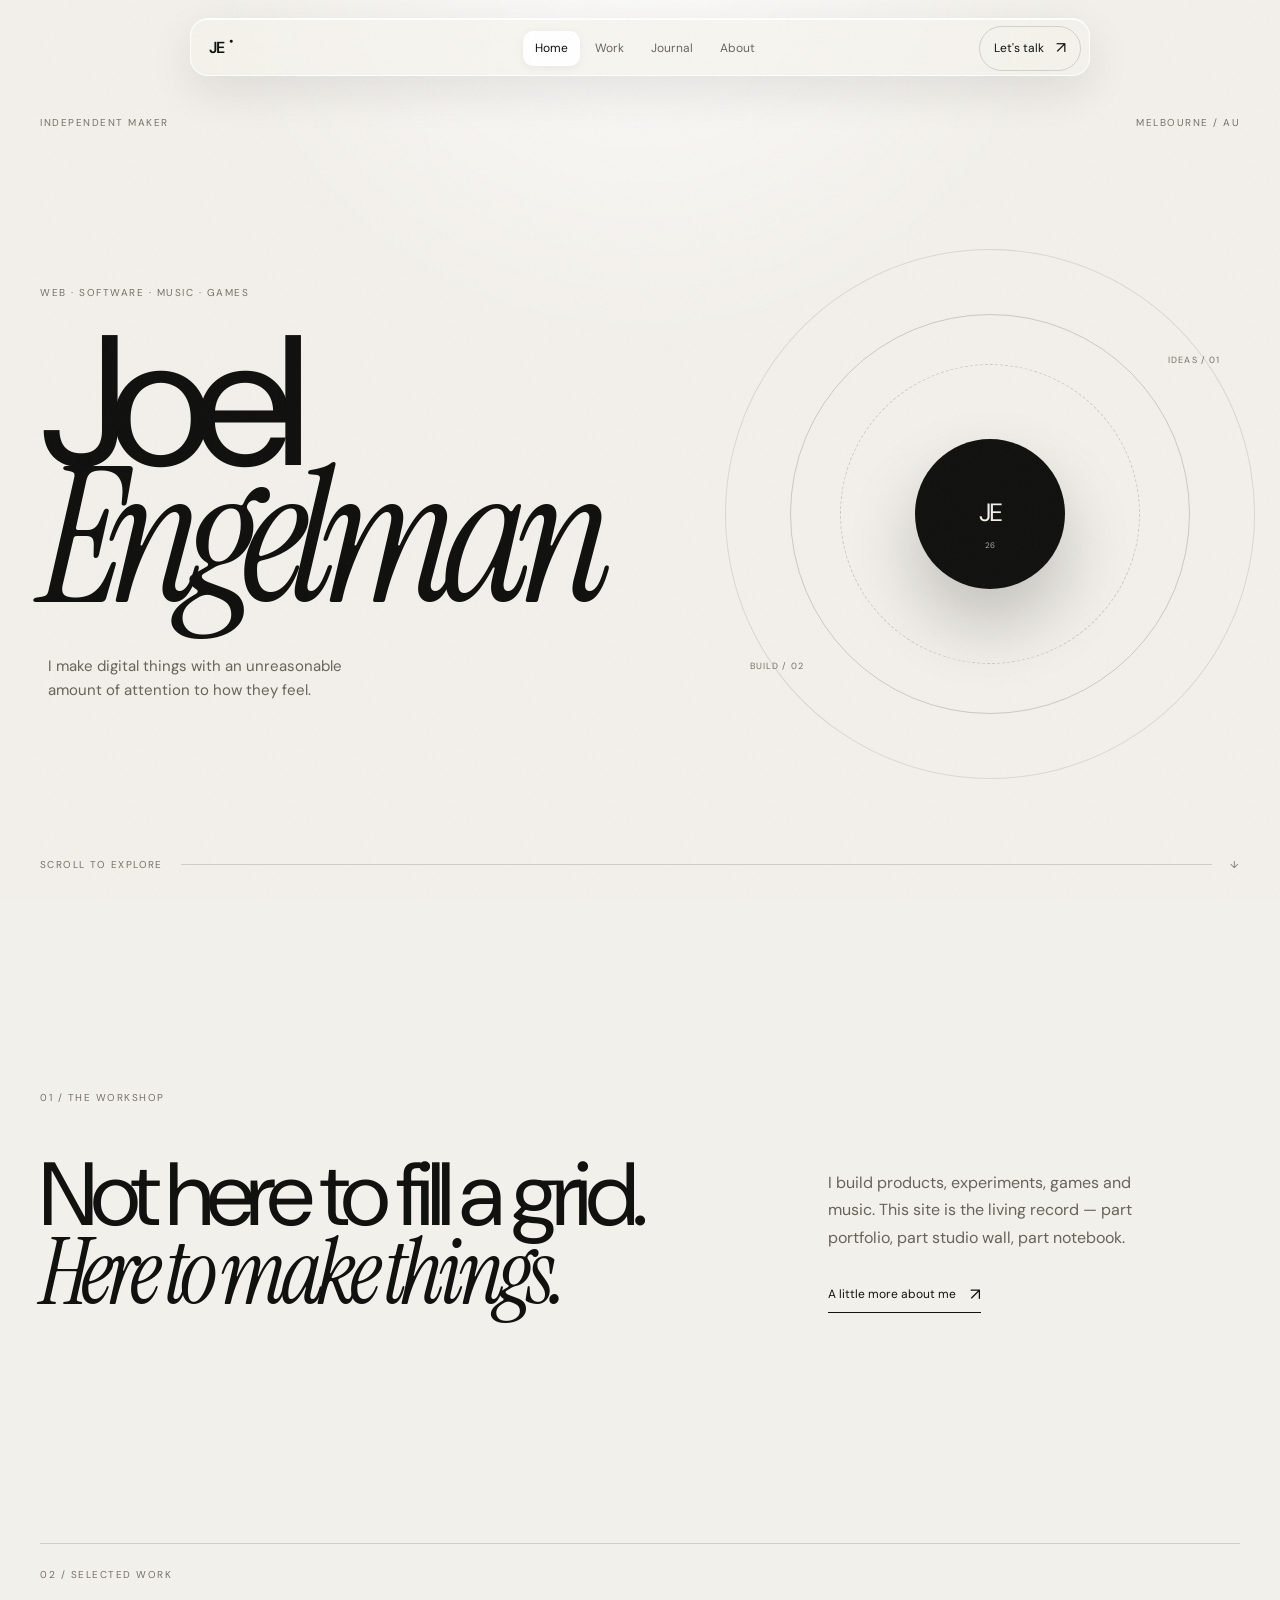
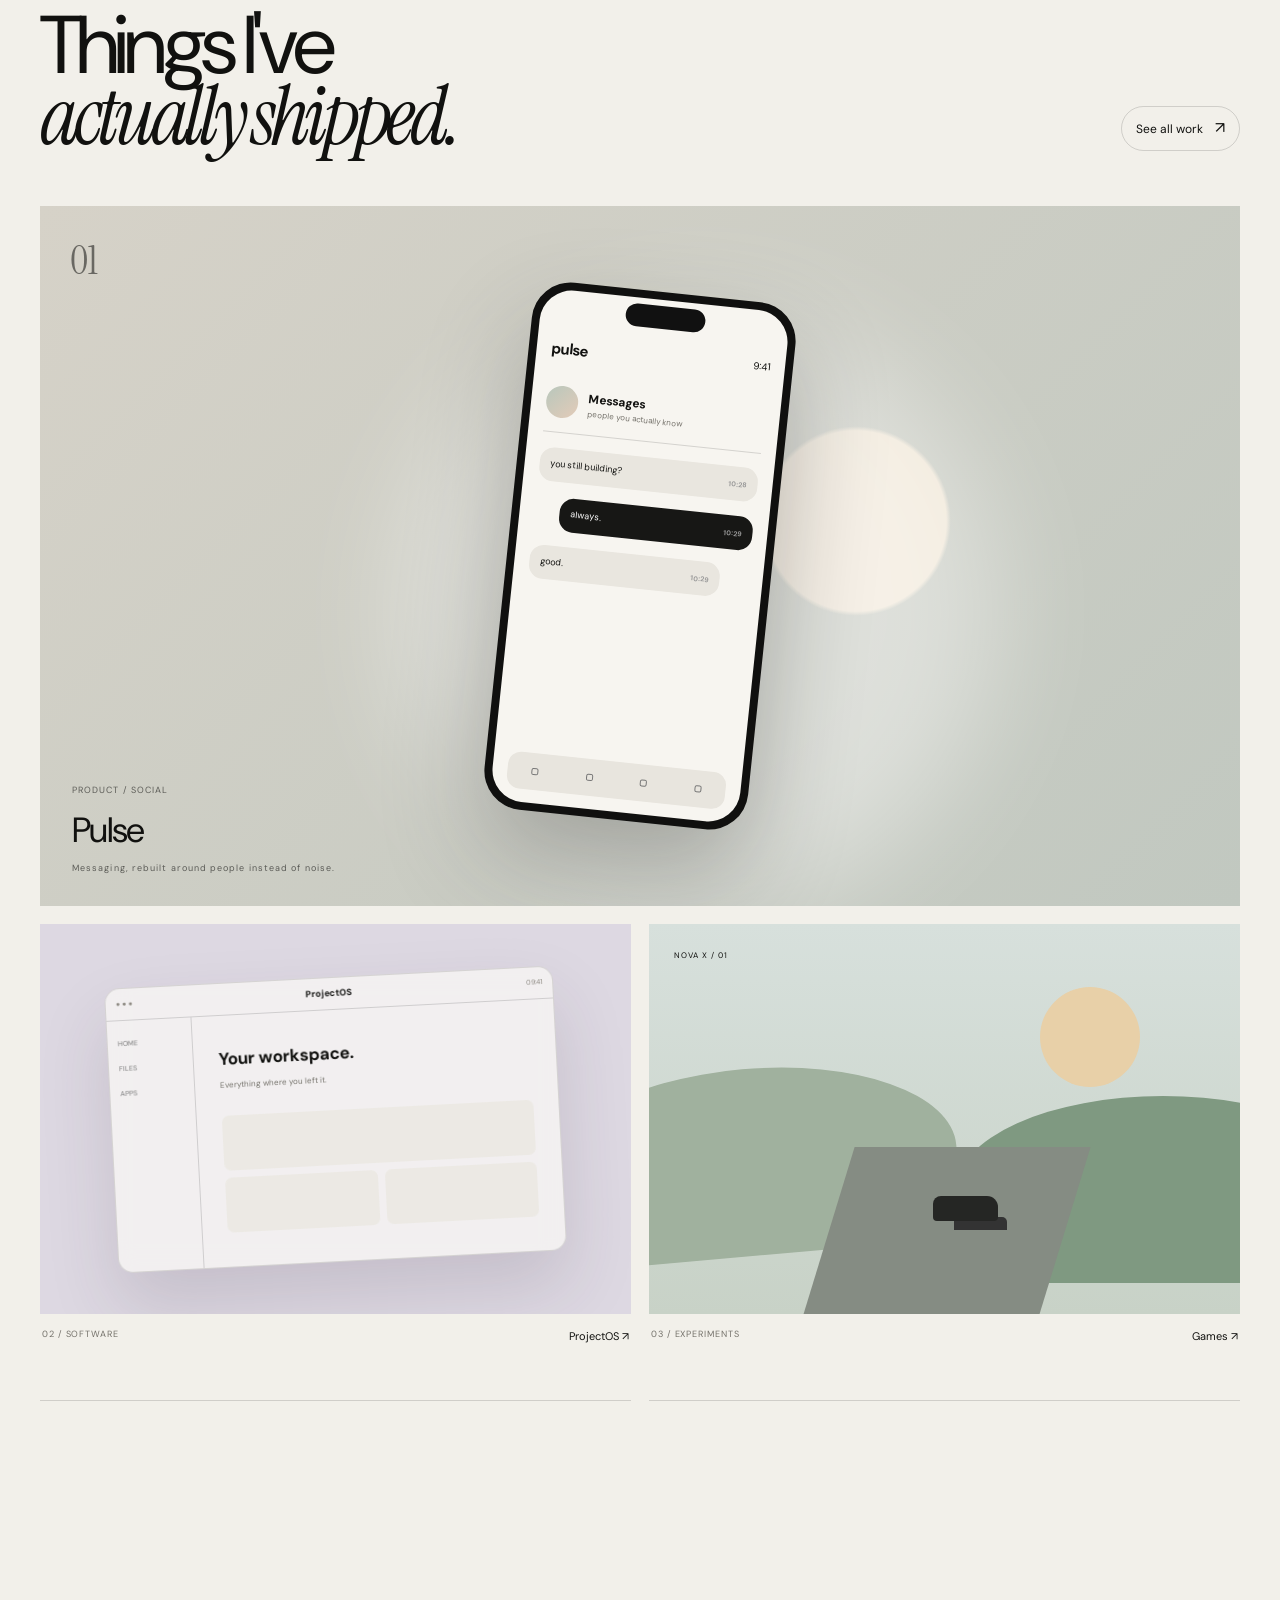
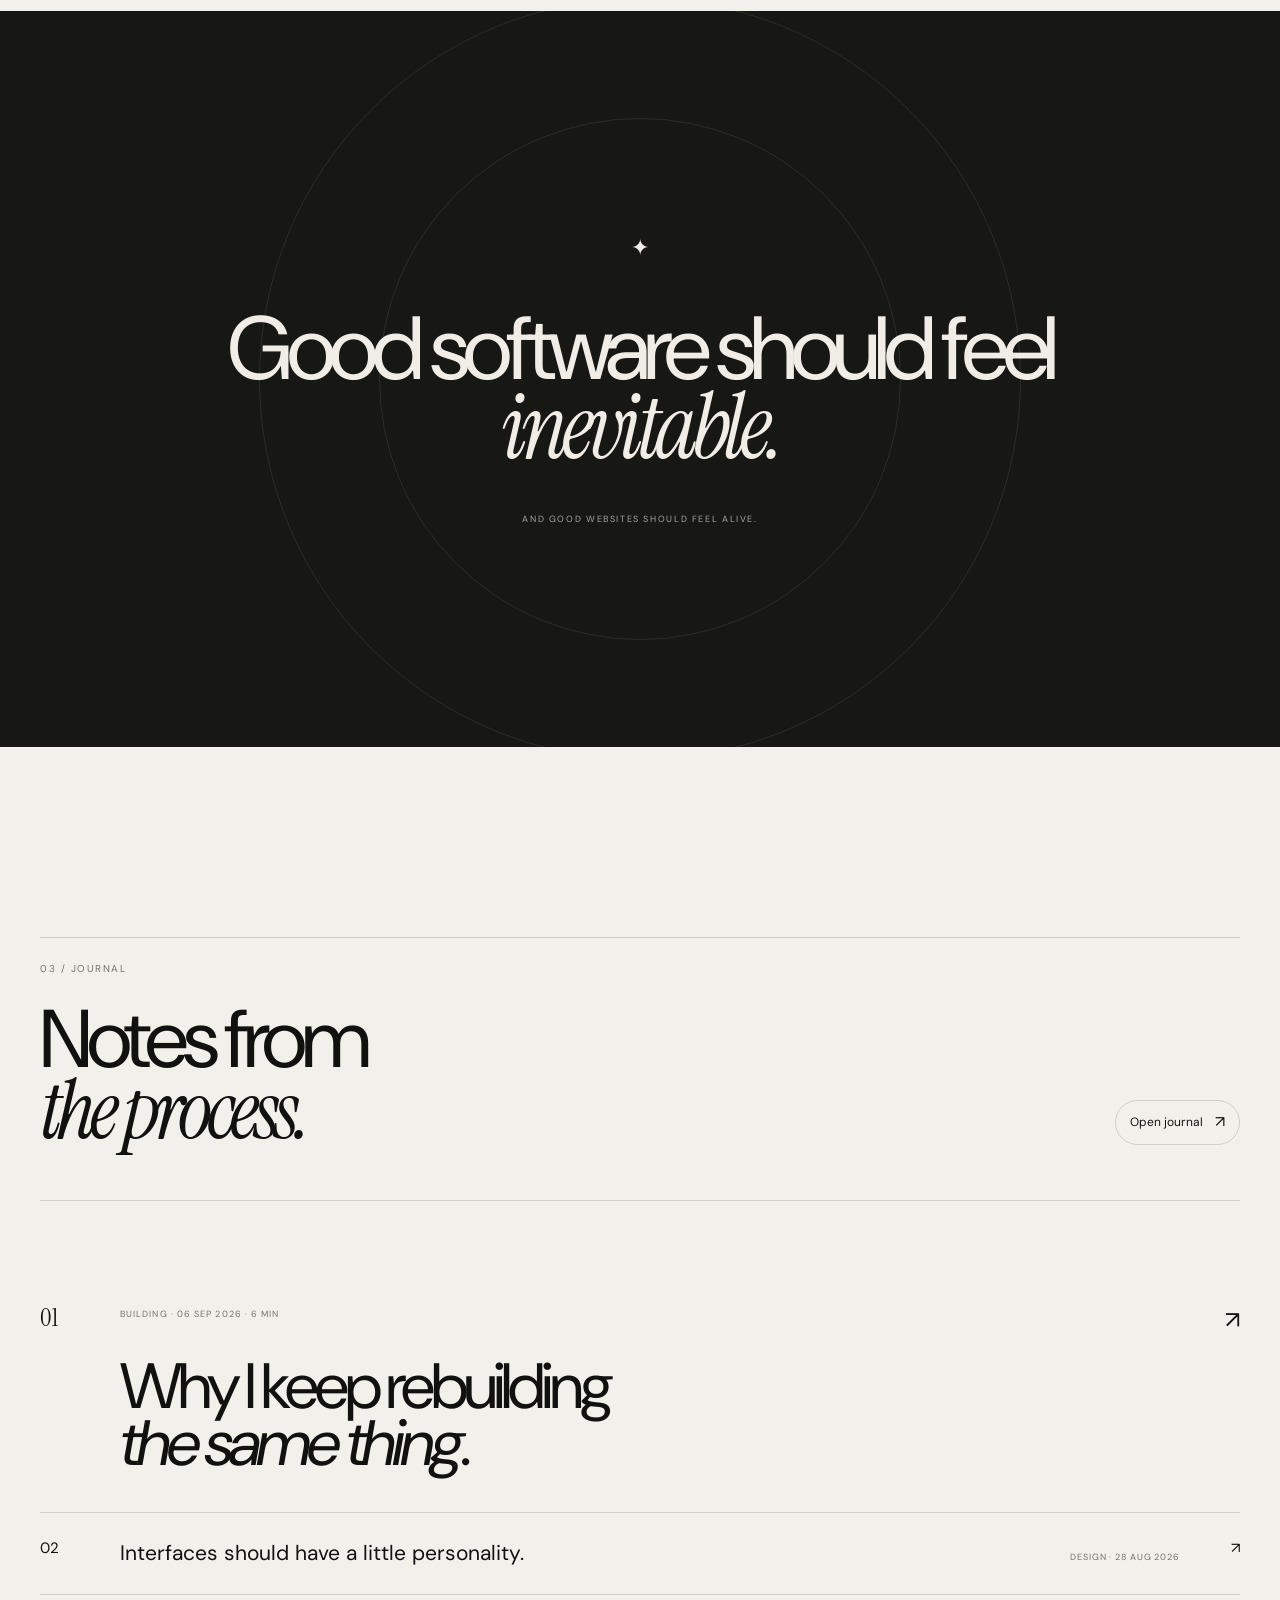
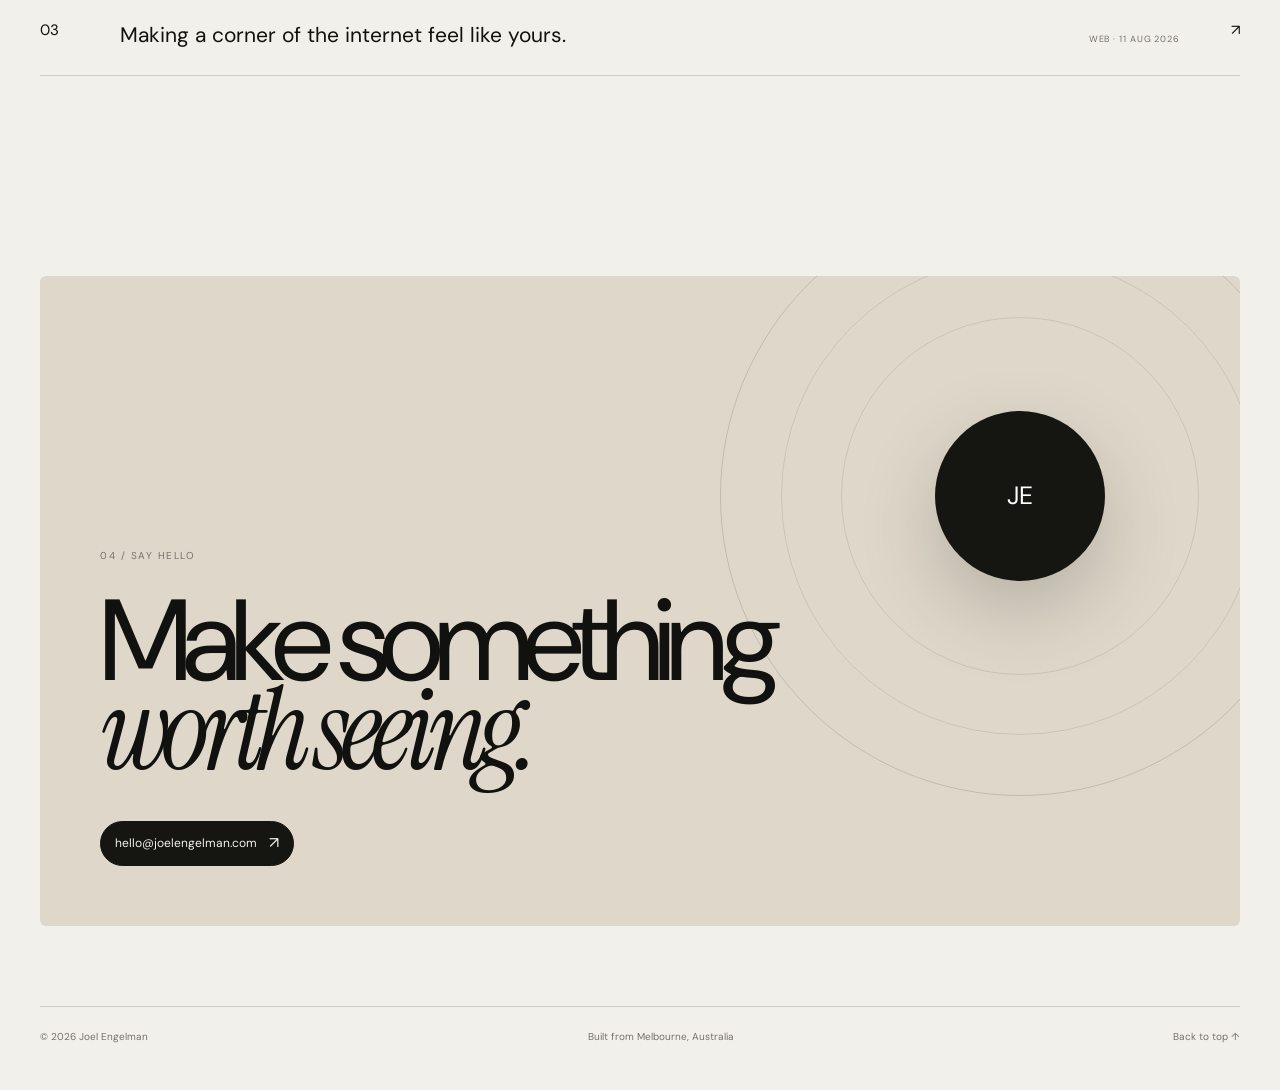
<file: index.html>
<!doctype html><html lang="en"><head><meta charset="utf-8"><meta name="viewport" content="width=device-width,initial-scale=1"><meta name="theme-color" content="#11110f"><meta name="description" content="Joel Engelman — builder, musician, writer and maker of digital things."><title>Joel Engelman — Make something real.</title><link rel="preconnect" href="https://fonts.googleapis.com"><link rel="preconnect" href="https://fonts.gstatic.com" crossorigin><link href="https://fonts.googleapis.com/css2?family=DM+Sans:wght@400;500;600&family=Instrument+Serif:ital@0;1&display=swap" rel="stylesheet"><link rel="stylesheet" href="styles.css"></head><body><div class="noise"></div><header class="site-nav"><a class="brand" href="index.html">JE<span>●</span></a><nav><a class="active" href="index.html">Home</a><a href="work.html">Work</a><a href="writing.html">Journal</a><a href="about.html">About</a></nav><a class="nav-pill" href="mailto:hello@joelengelman.com">Let's talk <b>↗</b></a></header><main><section class="hero-scene"><div class="eyebrow-row"><span>INDEPENDENT MAKER</span><span>MELBOURNE / AU</span></div><div class="hero-copy"><div><p class="micro">WEB · SOFTWARE · MUSIC · GAMES</p><h1>Joel<br><i>Engelman</i></h1><p class="hero-lede">I make digital things with an unreasonable amount of attention to how they feel.</p></div><div class="hero-object" aria-hidden="true"><div class="object-ring r1"></div><div class="object-ring r2"></div><div class="object-ring r3"></div><div class="object-core"><span>JE</span><small>26</small></div><div class="object-label l1">IDEAS / 01</div><div class="object-label l2">BUILD / 02</div></div></div><div class="hero-foot"><span>SCROLL TO EXPLORE</span><span class="scroll-line"></span><span>↓</span></div></section><section class="manifesto page-section"><div class="section-tag">01 / THE WORKSHOP</div><div class="manifesto-grid"><h2>Not here to fill a grid.<br><em>Here to make things.</em></h2><div><p>I build products, experiments, games and music. This site is the living record — part portfolio, part studio wall, part notebook.</p><a class="text-link" href="about.html">A little more about me <b>↗</b></a></div></div></section><section class="work-showcase page-section"><div class="section-head"><div><span class="section-tag">02 / SELECTED WORK</span><h2>Things I've<br><em>actually shipped.</em></h2></div><a class="outline-pill" href="work.html">See all work <b>↗</b></a></div><a class="feature-work" href="work.html#pulse"><div class="feature-stage pulse-stage"><div class="pulse-glow"></div><div class="device"><div class="device-island"></div><div class="device-screen"><div class="appbar"><b>pulse</b><span>9:41</span></div><div class="avatar-line"><i></i><div><b>Messages</b><small>people you actually know</small></div></div><div class="chat c1"><span>you still building?</span><b>10:28</b></div><div class="chat c2"><span>always.</span><b>10:29</b></div><div class="chat c3"><span>good.</span><b>10:29</b></div><div class="dock"><i></i><i></i><i></i><i></i></div></div></div><div class="stage-index">01</div><div class="stage-caption"><span>PRODUCT / SOCIAL</span><strong>Pulse</strong><small>Messaging, rebuilt around people instead of noise.</small></div></div></a><div class="work-duo"><a class="mini-work" href="work.html#projectos"><div class="mini-stage os-stage"><div class="os-window"><div class="os-top"><span>● ● ●</span><b>ProjectOS</b><span>09:41</span></div><div class="os-side"><i>HOME</i><i>FILES</i><i>APPS</i></div><div class="os-main"><b>Your workspace.</b><span>Everything where you left it.</span><div class="os-panels"><i></i><i></i><i></i></div></div></div></div><div class="mini-meta"><span>02 / SOFTWARE</span><b>ProjectOS ↗</b></div></a><a class="mini-work" href="work.html#games"><div class="mini-stage game-stage"><div class="sun"></div><div class="mount m1"></div><div class="mount m2"></div><div class="road"></div><div class="tiny-car"></div><div class="game-ui">NOVA X / 01</div></div><div class="mini-meta"><span>03 / EXPERIMENTS</span><b>Games ↗</b></div></a></div></section><section class="interlude"><div class="interlude-mark">✦</div><p>Good software should feel<br><em>inevitable.</em></p><span>AND GOOD WEBSITES SHOULD FEEL ALIVE.</span></section><section class="journal-preview page-section"><div class="section-head compact"><div><span class="section-tag">03 / JOURNAL</span><h2>Notes from<br><em>the process.</em></h2></div><a class="outline-pill" href="writing.html">Open journal <b>↗</b></a></div><div class="journal-feature"><a href="writing.html#rebuilding" class="journal-number">01</a><a href="writing.html#rebuilding" class="journal-title"><span>BUILDING · 06 SEP 2026 · 6 MIN</span><h3>Why I keep rebuilding<br><em>the same thing.</em></h3></a><div class="journal-arrow">↗</div></div><div class="journal-row"><span>02</span><a href="writing.html#personality"><b>Interfaces should have a little personality.</b><small>DESIGN · 28 AUG 2026</small></a><i>↗</i></div><div class="journal-row"><span>03</span><a href="writing.html#internet"><b>Making a corner of the internet feel like yours.</b><small>WEB · 11 AUG 2026</small></a><i>↗</i></div></section><section class="final-scene"><div class="final-copy"><span class="section-tag">04 / SAY HELLO</span><h2>Make something<br><em>worth seeing.</em></h2><a class="dark-pill" href="mailto:hello@joelengelman.com">hello@joelengelman.com <b>↗</b></a></div><div class="final-orbit"><i></i><b>JE</b></div></section></main><footer><span>© 2026 Joel Engelman</span><span>Built from Melbourne, Australia</span><a href="index.html">Back to top ↑</a></footer><script src="script.js"></script></body></html>
</file>
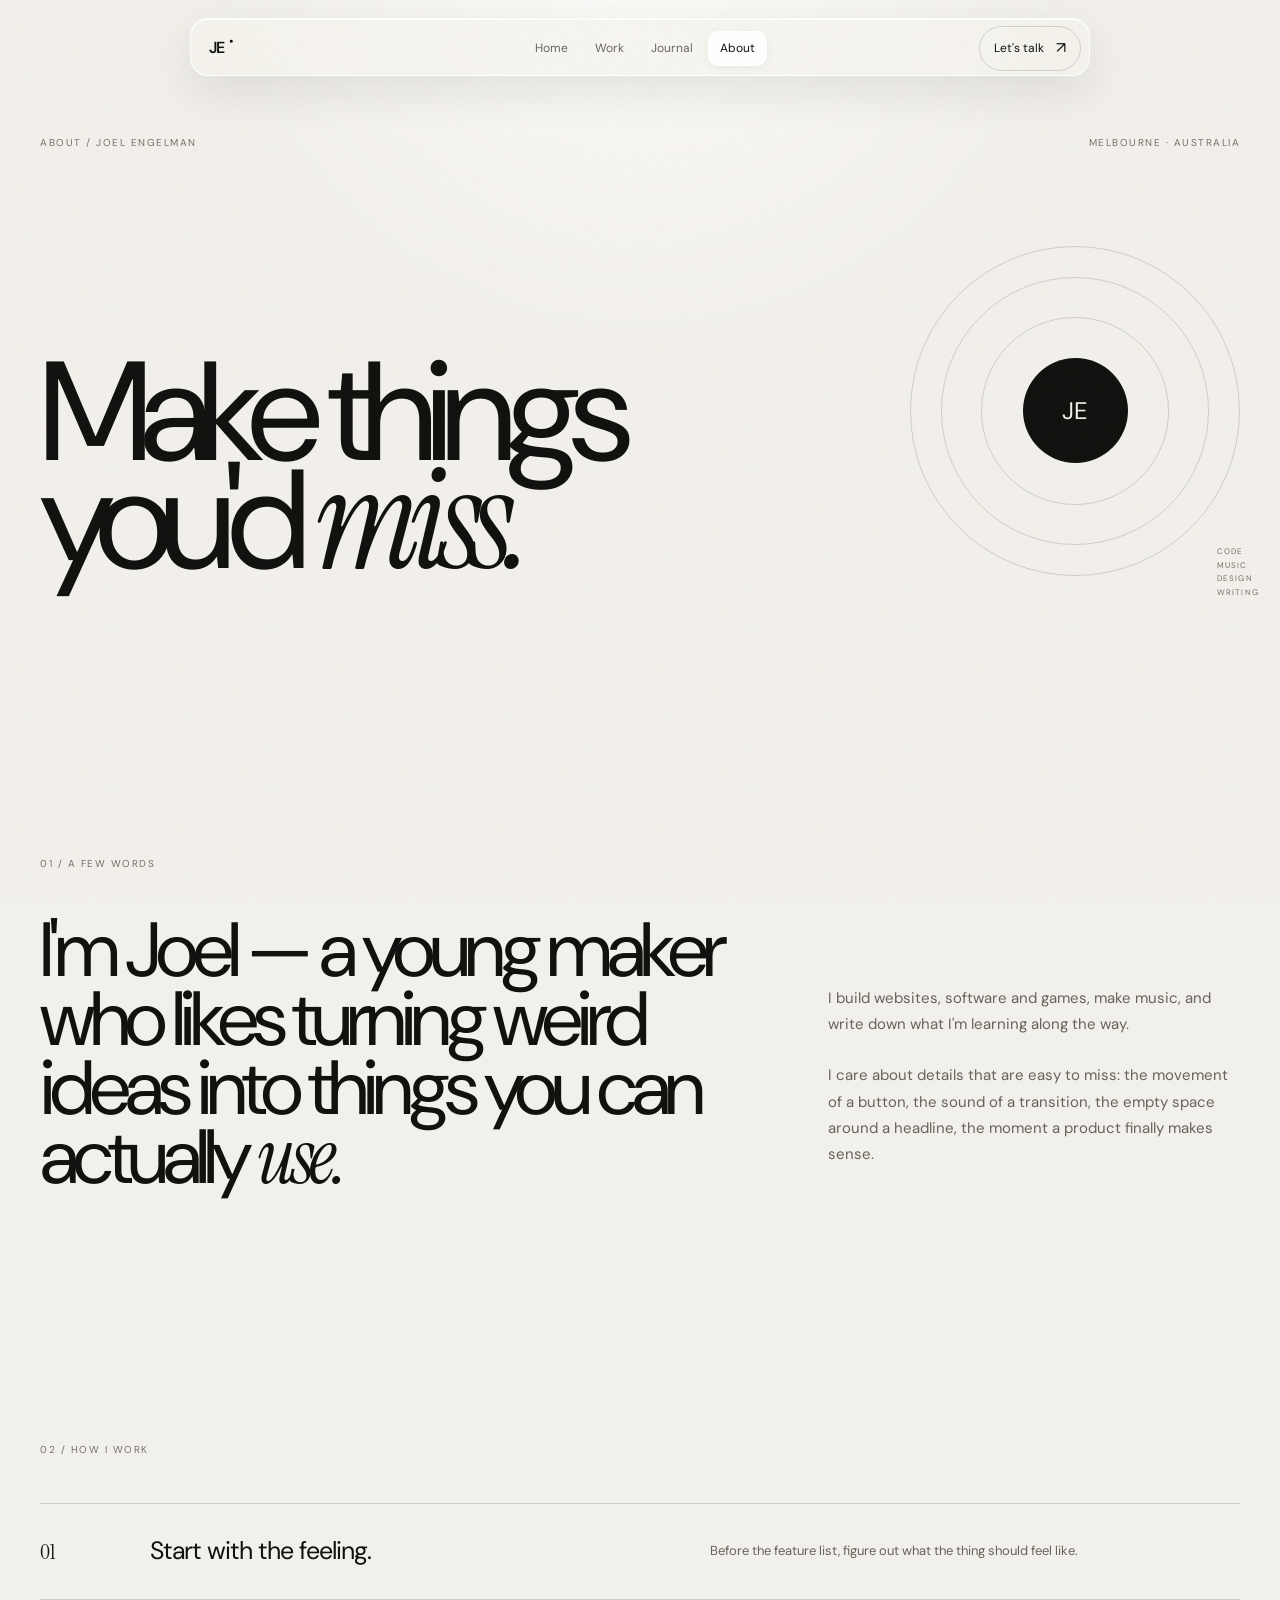
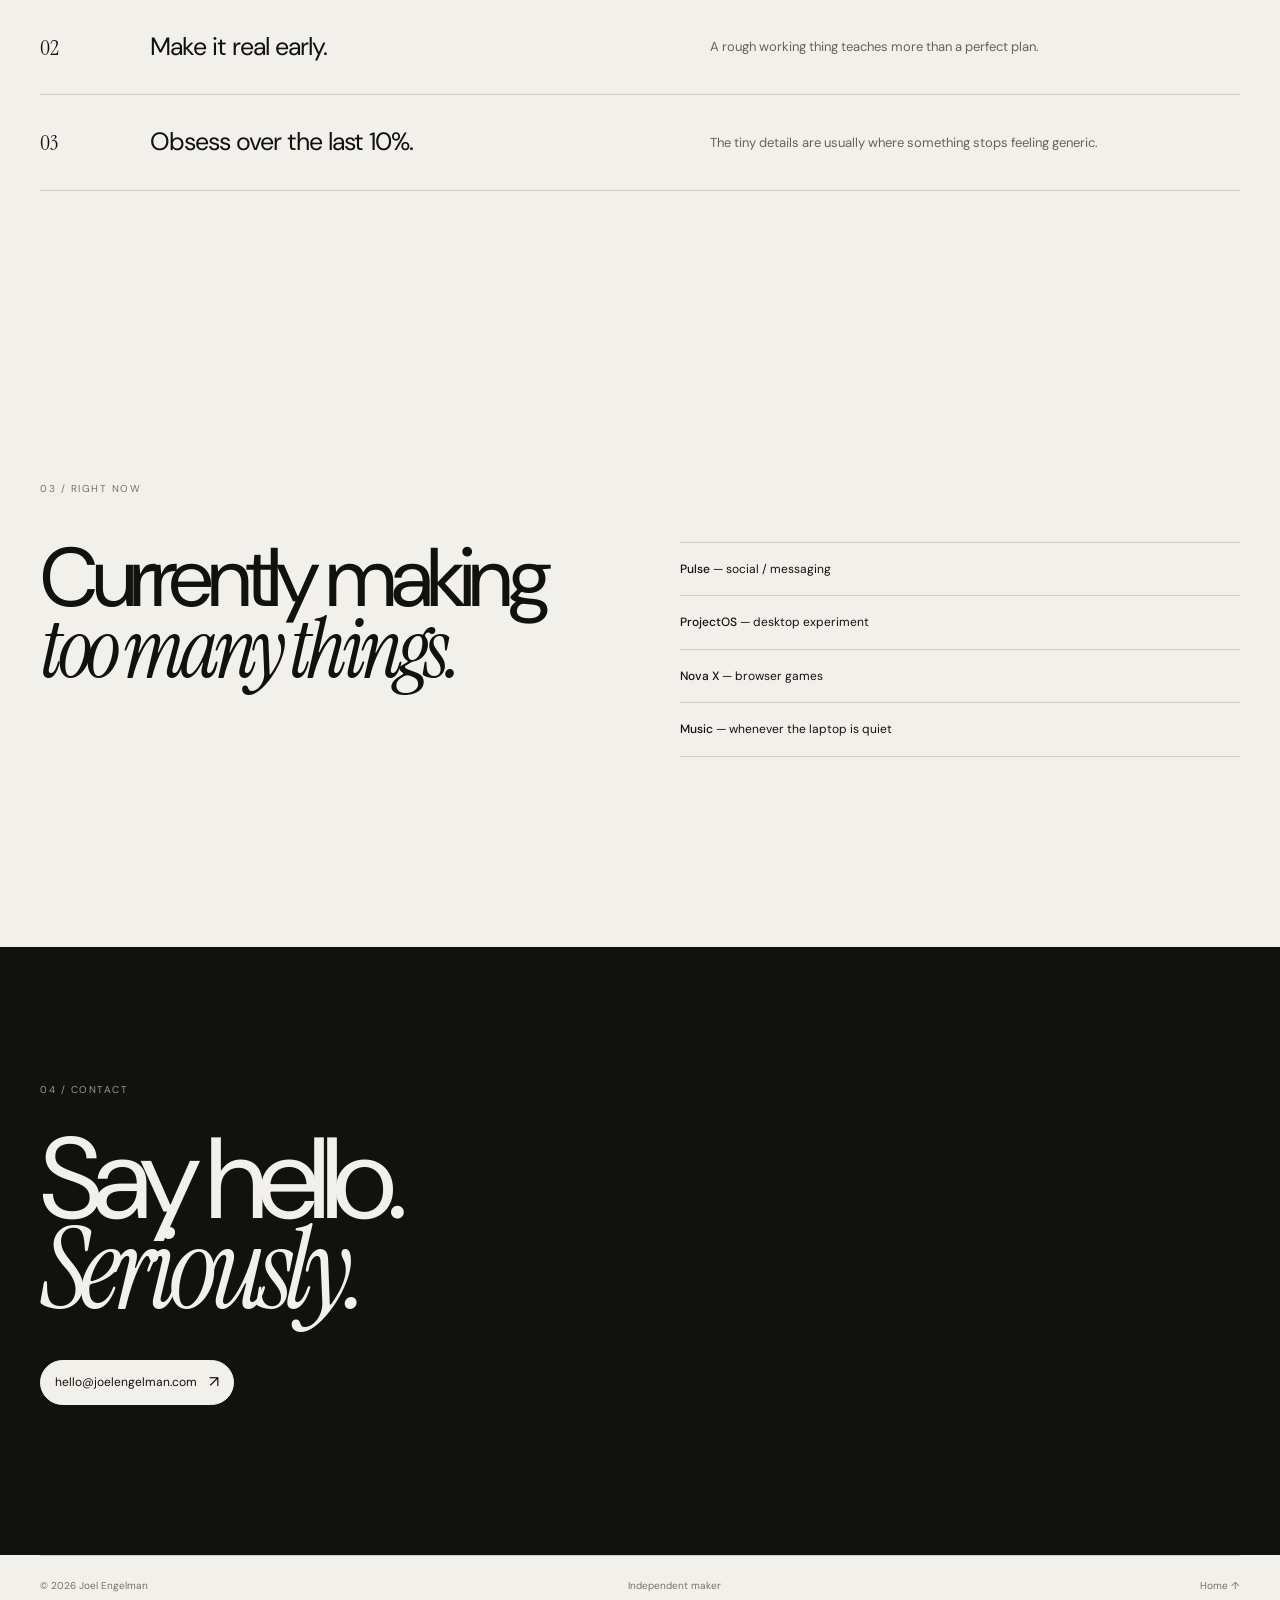
<file: about.html>
<!doctype html><html lang="en"><head><meta charset="utf-8"><meta name="viewport" content="width=device-width,initial-scale=1"><title>About — Joel Engelman</title><meta name="description" content="About Joel Engelman, an independent maker from Australia."><link rel="preconnect" href="https://fonts.googleapis.com"><link rel="preconnect" href="https://fonts.gstatic.com" crossorigin><link href="https://fonts.googleapis.com/css2?family=DM+Sans:wght@400;500;600&family=Instrument+Serif:ital@0;1&display=swap" rel="stylesheet"><link rel="stylesheet" href="styles.css"></head><body><div class="noise"></div><header class="site-nav"><a class="brand" href="index.html">JE<span>●</span></a><nav><a href="index.html">Home</a><a href="work.html">Work</a><a href="writing.html">Journal</a><a class="active" href="about.html">About</a></nav><a class="nav-pill" href="mailto:hello@joelengelman.com">Let's talk <b>↗</b></a></header><main><section class="about-hero page-section"><div class="eyebrow-row"><span>ABOUT / JOEL ENGELMAN</span><span>MELBOURNE · AUSTRALIA</span></div><div class="about-heading"><h1>Make things<br>you'd <em>miss.</em></h1><div class="portrait-mark"><div>JE</div><span>CODE<br>MUSIC<br>DESIGN<br>WRITING</span></div></div></section><section class="about-story page-section"><div class="section-tag">01 / A FEW WORDS</div><div class="story-grid"><h2>I'm Joel — a young maker who likes turning weird ideas into things you can actually <em>use.</em></h2><div><p>I build websites, software and games, make music, and write down what I'm learning along the way.</p><p>I care about details that are easy to miss: the movement of a button, the sound of a transition, the empty space around a headline, the moment a product finally makes sense.</p></div></div></section><section class="about-values page-section"><div class="section-tag">02 / HOW I WORK</div><div class="value-list"><div><span>01</span><h3>Start with the feeling.</h3><p>Before the feature list, figure out what the thing should feel like.</p></div><div><span>02</span><h3>Make it real early.</h3><p>A rough working thing teaches more than a perfect plan.</p></div><div><span>03</span><h3>Obsess over the last 10%.</h3><p>The tiny details are usually where something stops feeling generic.</p></div></div></section><section class="about-now page-section"><div class="section-tag">03 / RIGHT NOW</div><div class="now-grid"><h2>Currently making<br><em>too many things.</em></h2><div class="now-items"><span><b>Pulse</b> — social / messaging</span><span><b>ProjectOS</b> — desktop experiment</span><span><b>Nova X</b> — browser games</span><span><b>Music</b> — whenever the laptop is quiet</span></div></div></section><section class="about-end"><span class="section-tag">04 / CONTACT</span><h2>Say hello.<br><em>Seriously.</em></h2><a class="dark-pill" href="mailto:hello@joelengelman.com">hello@joelengelman.com <b>↗</b></a></section></main><footer><span>© 2026 Joel Engelman</span><span>Independent maker</span><a href="index.html">Home ↑</a></footer><script src="script.js"></script></body></html>
</file>
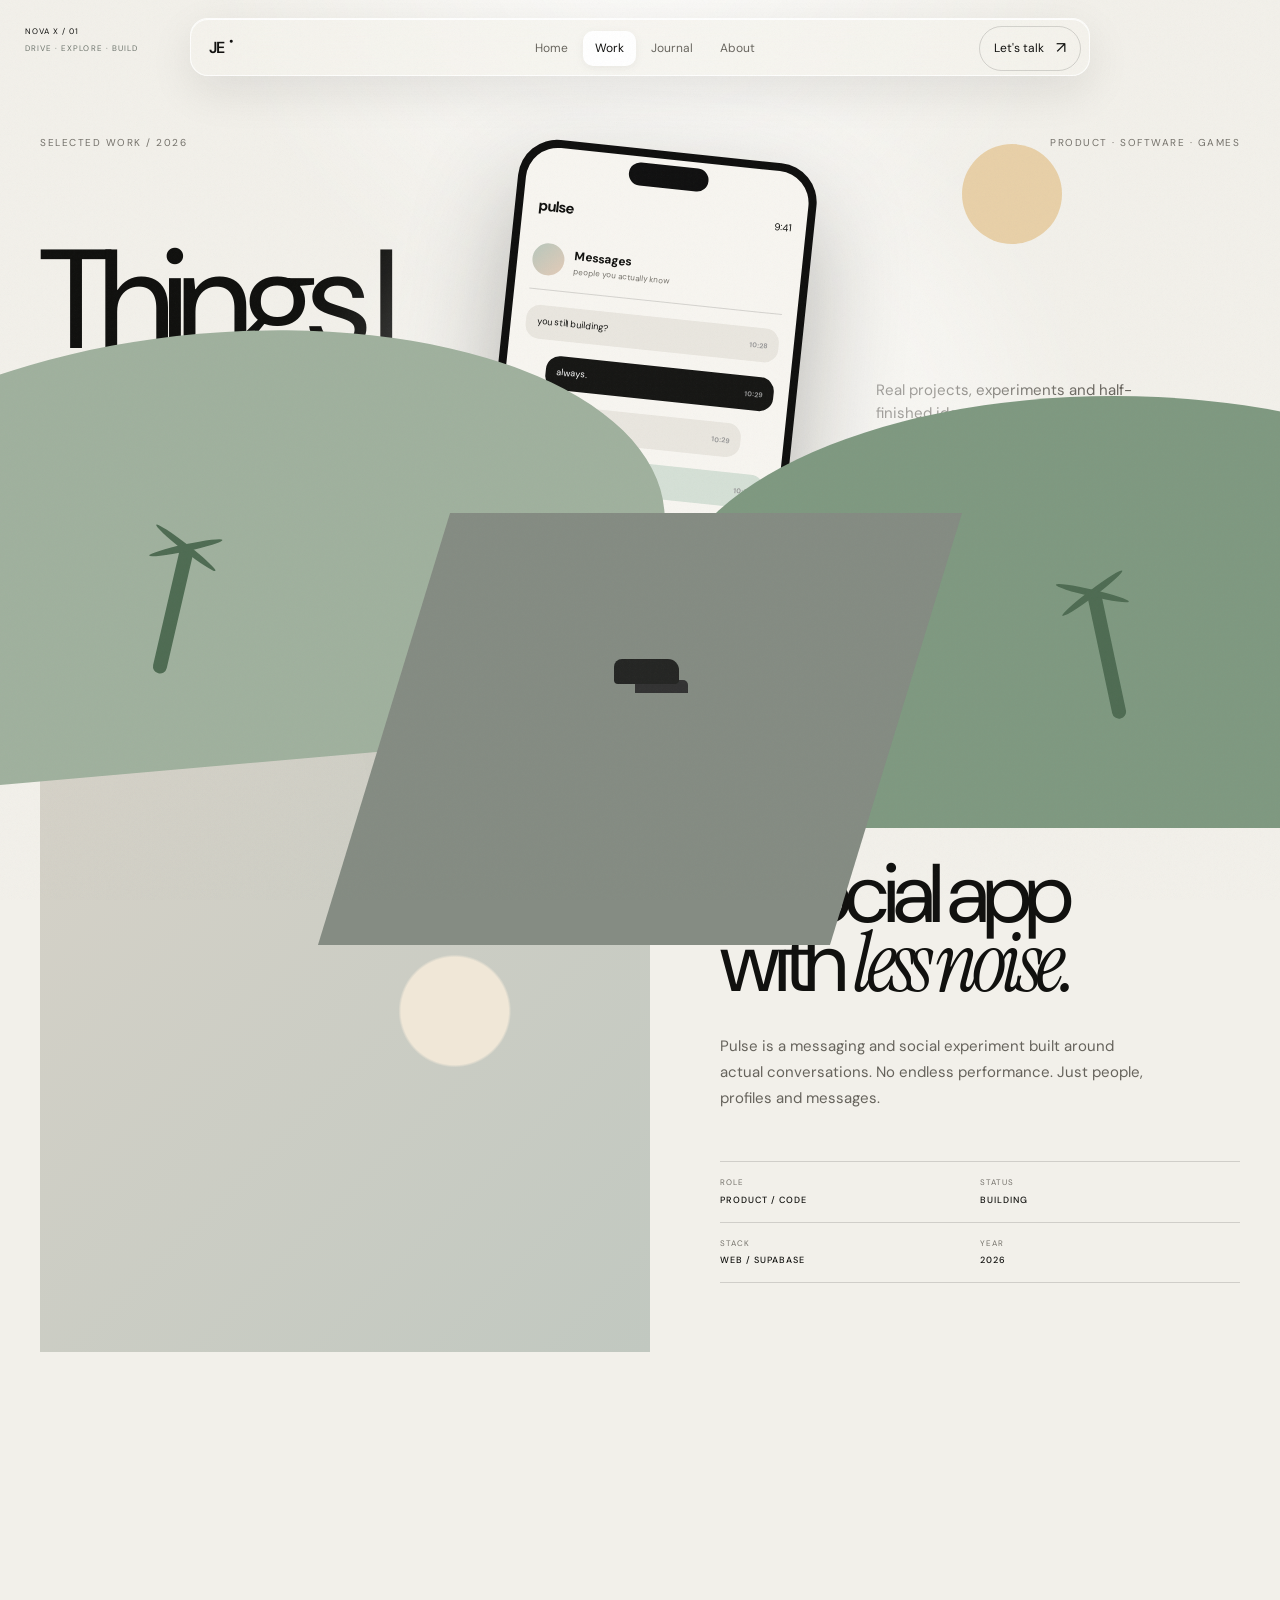
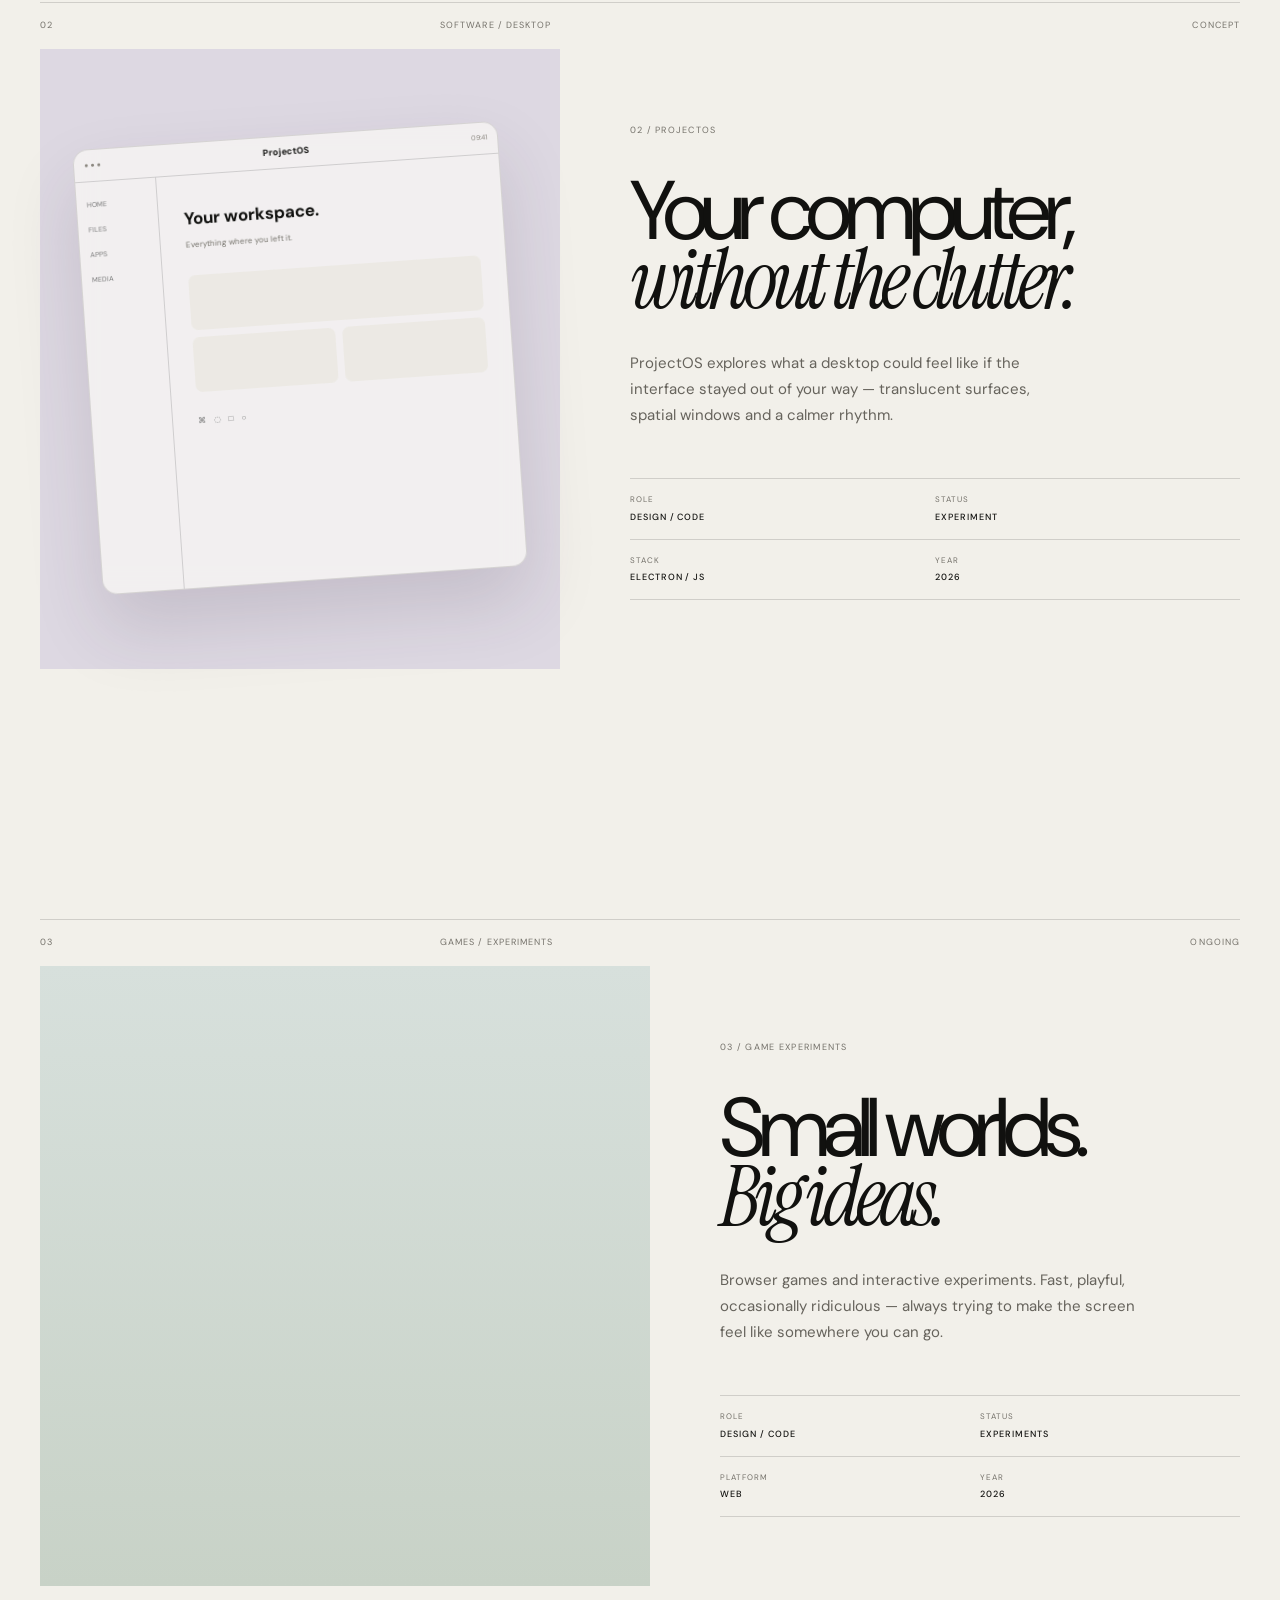
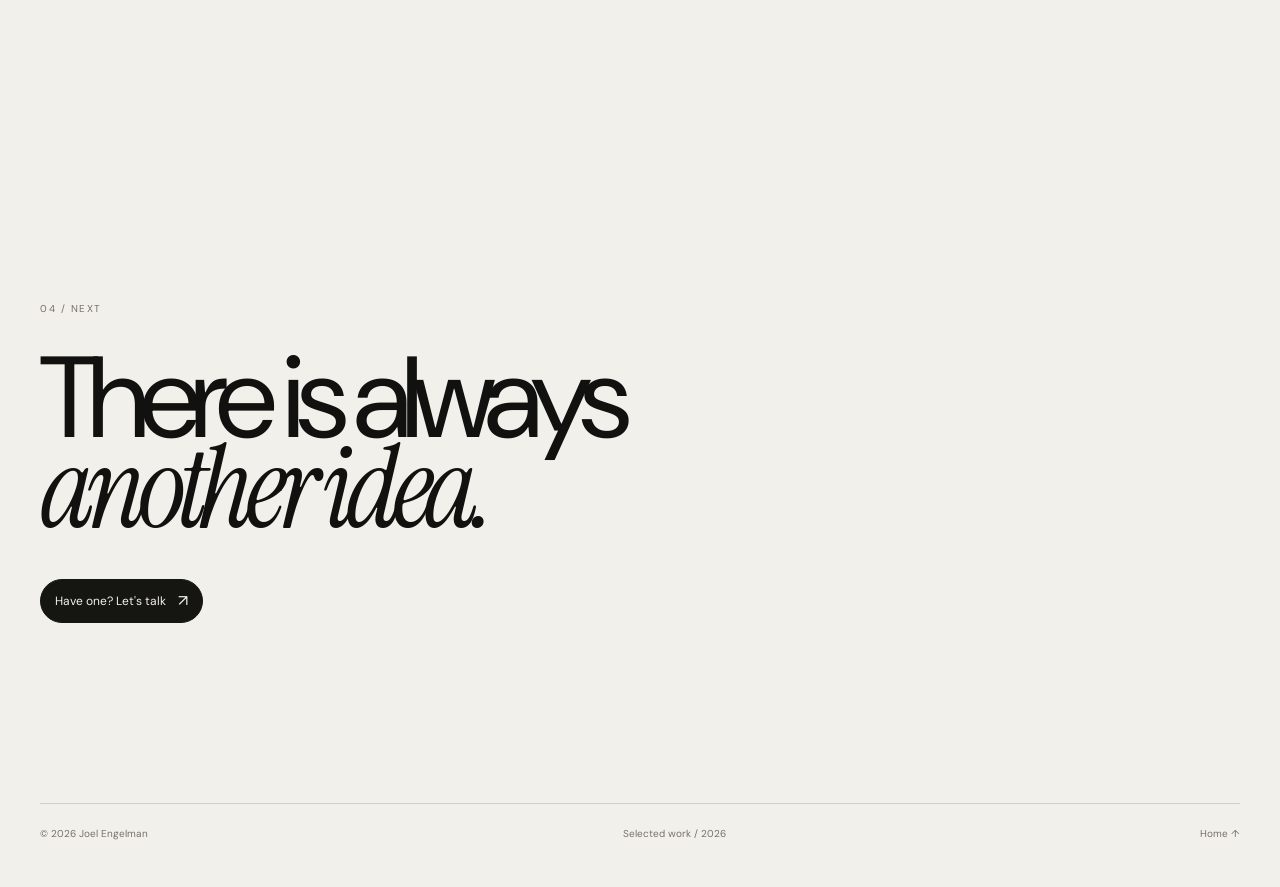
<file: work.html>
<!doctype html><html lang="en"><head><meta charset="utf-8"><meta name="viewport" content="width=device-width,initial-scale=1"><title>Work — Joel Engelman</title><meta name="description" content="Selected products, software, games and experiments by Joel Engelman."><link rel="preconnect" href="https://fonts.googleapis.com"><link rel="preconnect" href="https://fonts.gstatic.com" crossorigin><link href="https://fonts.googleapis.com/css2?family=DM+Sans:wght@400;500;600&family=Instrument+Serif:ital@0;1&display=swap" rel="stylesheet"><link rel="stylesheet" href="styles.css"></head><body><div class="noise"></div><header class="site-nav"><a class="brand" href="index.html">JE<span>●</span></a><nav><a href="index.html">Home</a><a class="active" href="work.html">Work</a><a href="writing.html">Journal</a><a href="about.html">About</a></nav><a class="nav-pill" href="mailto:hello@joelengelman.com">Let's talk <b>↗</b></a></header><main><section class="work-hero page-section"><div class="eyebrow-row"><span>SELECTED WORK / 2026</span><span>PRODUCT · SOFTWARE · GAMES</span></div><div class="work-heading"><h1>Things I<br><em>make.</em></h1><p>Real projects, experiments and half-finished ideas that became useful enough to keep.</p></div><div class="ticker"><span>PRODUCT / CODE / DESIGN / EXPERIMENT /</span><span>04 PROJECTS</span></div></section><section class="project-detail page-section" id="pulse"><div class="detail-meta"><span>01</span><span>PRODUCT / SOCIAL</span><span>IN PROGRESS</span></div><div class="detail-grid"><div class="detail-art pulse-stage"><div class="pulse-glow"></div><div class="device big-device"><div class="device-island"></div><div class="device-screen"><div class="appbar"><b>pulse</b><span>9:41</span></div><div class="avatar-line"><i></i><div><b>Messages</b><small>people you actually know</small></div></div><div class="chat c1"><span>you still building?</span><b>10:28</b></div><div class="chat c2"><span>always.</span><b>10:29</b></div><div class="chat c3"><span>good.</span><b>10:29</b></div><div class="chat c4"><span>ship it.</span><b>10:30</b></div><div class="dock"><i></i><i></i><i></i><i></i></div></div></div></div><div class="detail-copy"><span>01 / PULSE</span><h2>A social app<br>with <em>less noise.</em></h2><p>Pulse is a messaging and social experiment built around actual conversations. No endless performance. Just people, profiles and messages.</p><div class="spec-grid"><span>ROLE <b>PRODUCT / CODE</b></span><span>STATUS <b>BUILDING</b></span><span>STACK <b>WEB / SUPABASE</b></span><span>YEAR <b>2026</b></span></div></div></div></section><section class="project-detail split-detail page-section" id="projectos"><div class="detail-meta"><span>02</span><span>SOFTWARE / DESKTOP</span><span>CONCEPT</span></div><div class="detail-grid reverse"><div class="detail-copy"><span>02 / PROJECTOS</span><h2>Your computer,<br><em>without the clutter.</em></h2><p>ProjectOS explores what a desktop could feel like if the interface stayed out of your way — translucent surfaces, spatial windows and a calmer rhythm.</p><div class="spec-grid"><span>ROLE <b>DESIGN / CODE</b></span><span>STATUS <b>EXPERIMENT</b></span><span>STACK <b>ELECTRON / JS</b></span><span>YEAR <b>2026</b></span></div></div><div class="detail-art os-stage large-os"><div class="os-window"><div class="os-top"><span>● ● ●</span><b>ProjectOS</b><span>09:41</span></div><div class="os-side"><i>HOME</i><i>FILES</i><i>APPS</i><i>MEDIA</i></div><div class="os-main"><b>Your workspace.</b><span>Everything where you left it.</span><div class="os-panels"><i></i><i></i><i></i></div><div class="os-dock">⌘　◌　□　○</div></div></div></div></div></section><section class="project-detail page-section" id="games"><div class="detail-meta"><span>03</span><span>GAMES / EXPERIMENTS</span><span>ONGOING</span></div><div class="detail-grid"><div class="detail-art game-stage game-large"><div class="sun"></div><div class="mount m1"></div><div class="mount m2"></div><div class="road"></div><div class="tiny-car"></div><div class="game-ui">NOVA X / 01 <span>DRIVE · EXPLORE · BUILD</span></div><div class="palm p1"></div><div class="palm p2"></div></div><div class="detail-copy"><span>03 / GAME EXPERIMENTS</span><h2>Small worlds.<br><em>Big ideas.</em></h2><p>Browser games and interactive experiments. Fast, playful, occasionally ridiculous — always trying to make the screen feel like somewhere you can go.</p><div class="spec-grid"><span>ROLE <b>DESIGN / CODE</b></span><span>STATUS <b>EXPERIMENTS</b></span><span>PLATFORM <b>WEB</b></span><span>YEAR <b>2026</b></span></div></div></div></section><section class="work-end page-section"><span class="section-tag">04 / NEXT</span><h2>There is always<br><em>another idea.</em></h2><a class="dark-pill" href="mailto:hello@joelengelman.com">Have one? Let's talk <b>↗</b></a></section></main><footer><span>© 2026 Joel Engelman</span><span>Selected work / 2026</span><a href="index.html">Home ↑</a></footer><script src="script.js"></script></body></html>
</file>
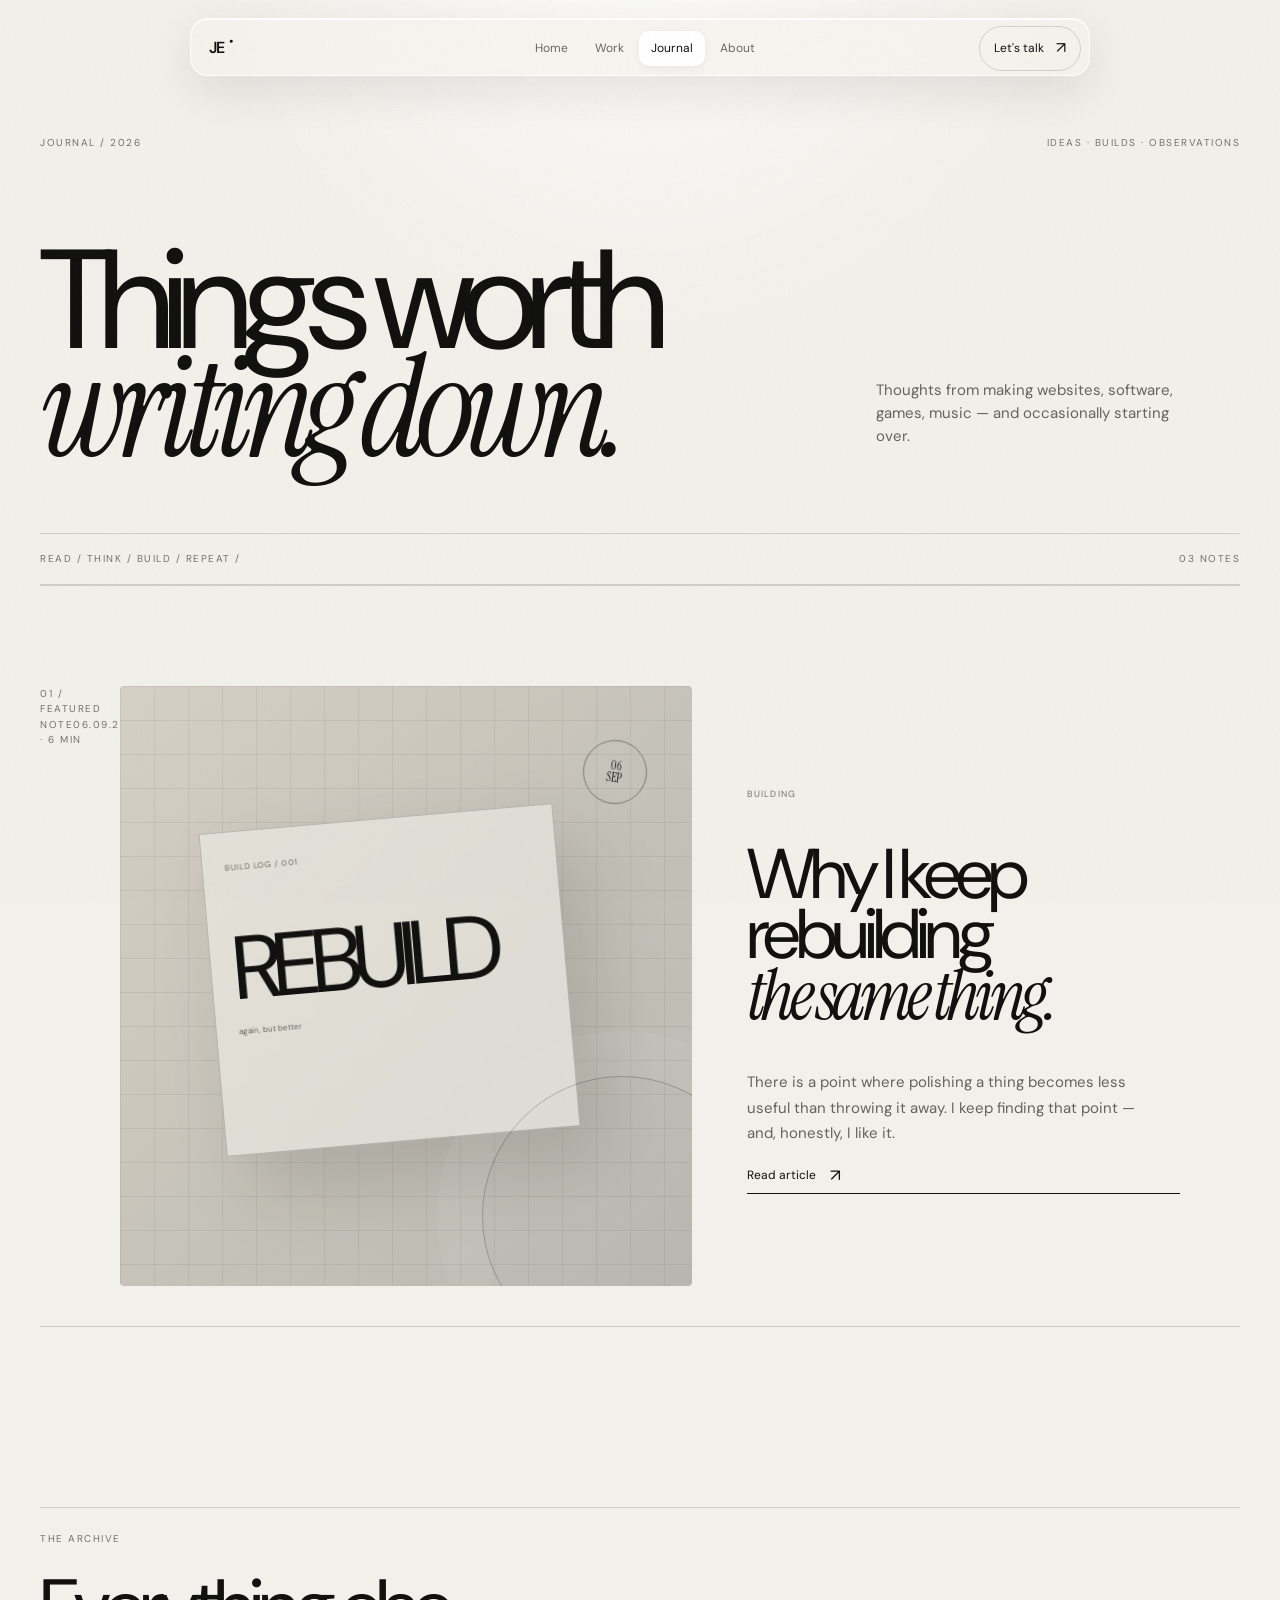
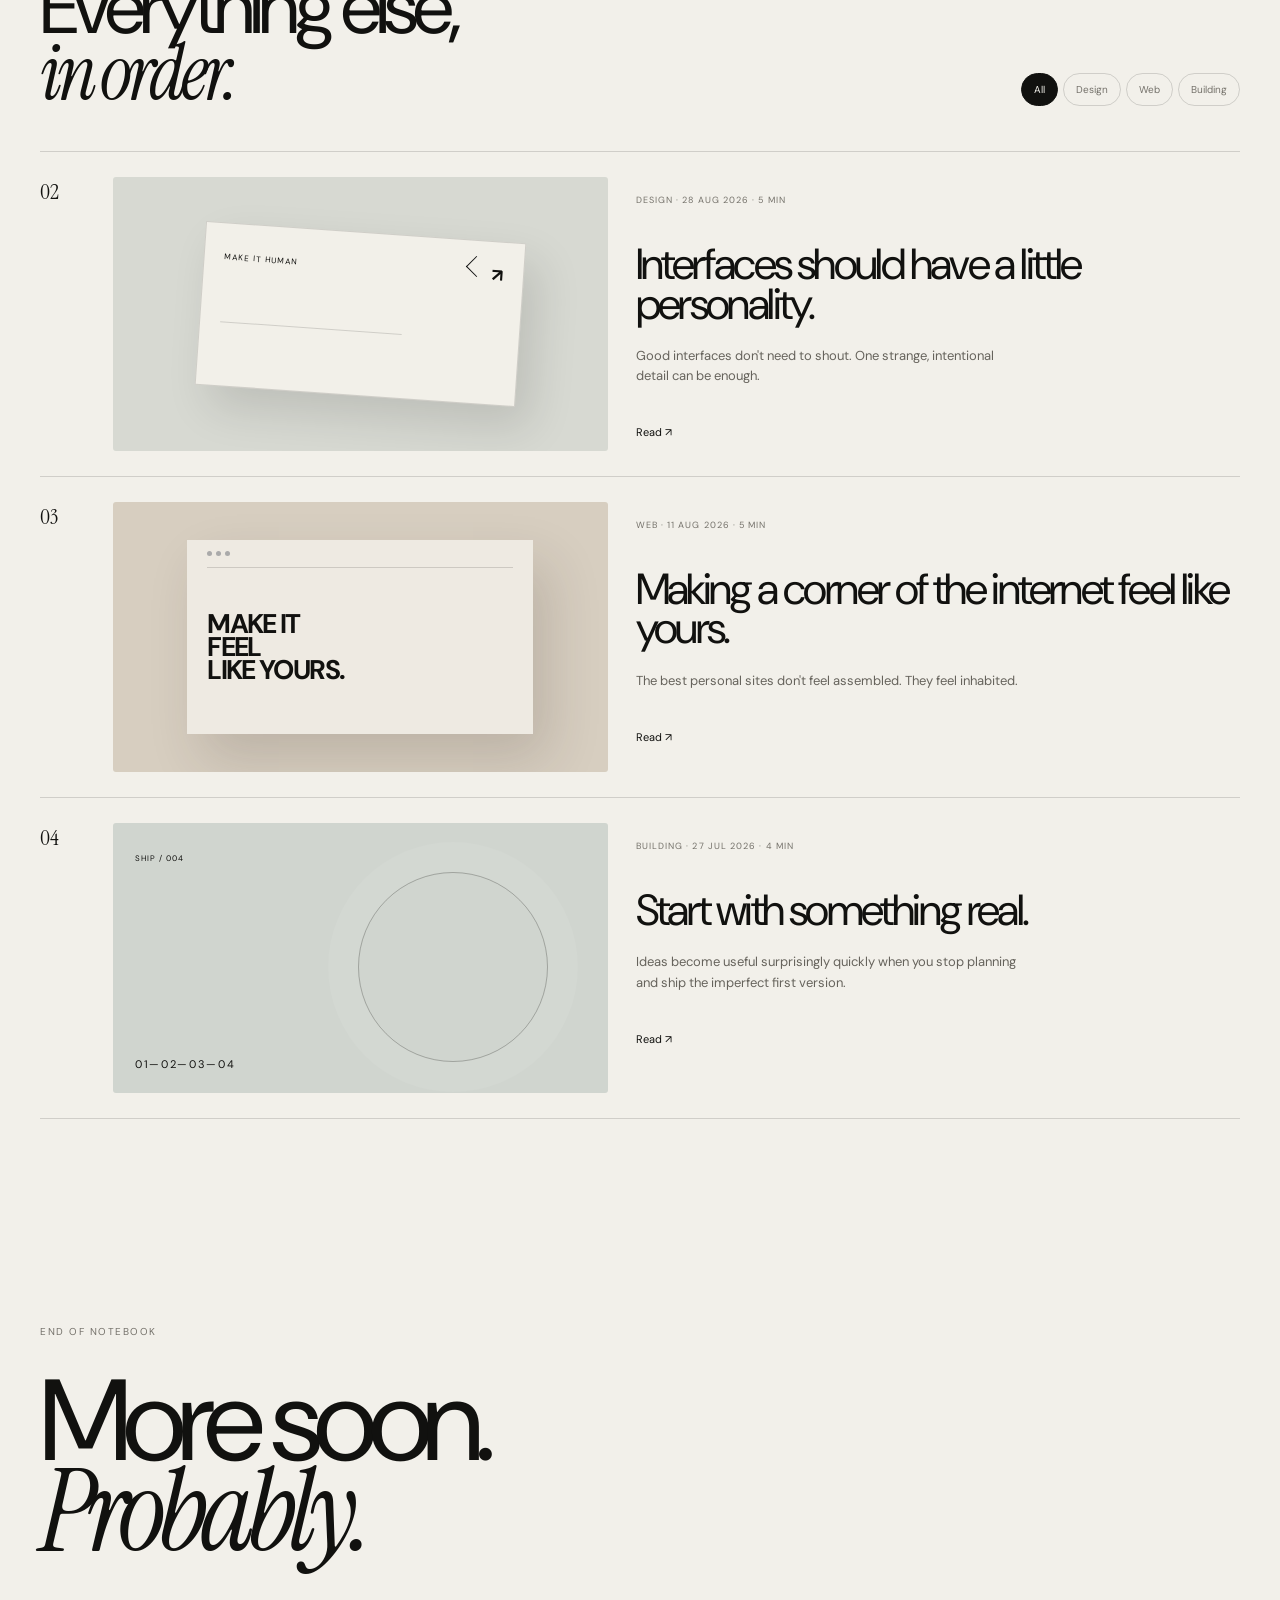
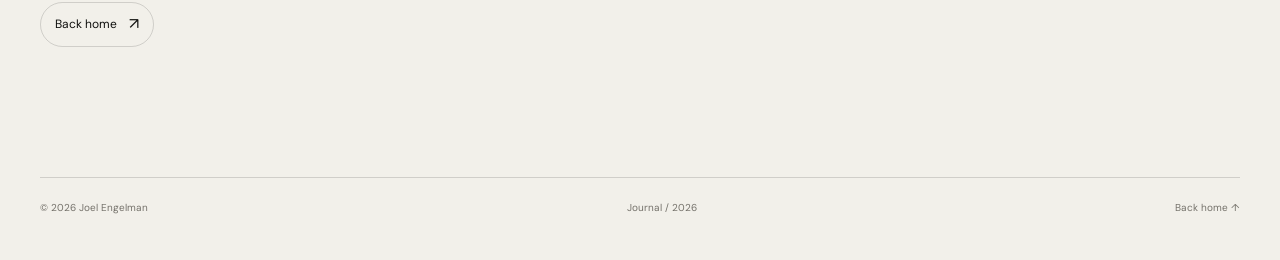
<file: writing.html>
<!doctype html><html lang="en"><head><meta charset="utf-8"><meta name="viewport" content="width=device-width,initial-scale=1"><title>Journal — Joel Engelman</title><meta name="description" content="Notes on building, design, the web and making things."><link rel="preconnect" href="https://fonts.googleapis.com"><link rel="preconnect" href="https://fonts.gstatic.com" crossorigin><link href="https://fonts.googleapis.com/css2?family=DM+Sans:wght@400;500;600&family=Instrument+Serif:ital@0;1&display=swap" rel="stylesheet"><link rel="stylesheet" href="styles.css"></head><body><div class="noise"></div><header class="site-nav"><a class="brand" href="index.html">JE<span>●</span></a><nav><a href="index.html">Home</a><a href="work.html">Work</a><a class="active" href="writing.html">Journal</a><a href="about.html">About</a></nav><a class="nav-pill" href="mailto:hello@joelengelman.com">Let's talk <b>↗</b></a></header><main class="journal-page"><section class="journal-hero page-section"><div class="eyebrow-row"><span>JOURNAL / 2026</span><span>IDEAS · BUILDS · OBSERVATIONS</span></div><div class="journal-title-block"><h1>Things worth<br><em>writing down.</em></h1><p>Thoughts from making websites, software, games, music — and occasionally starting over.</p></div><div class="ticker"><span>READ / THINK / BUILD / REPEAT /</span><span>03 NOTES</span></div></section><section class="journal-feature page-section" id="rebuilding"><div class="feature-label"><span>01 / FEATURED NOTE</span><span>06.09.26 · 6 MIN</span></div><article class="journal-hero-card"><div class="note-art"><div class="note-grid"></div><div class="note-window"><span>BUILD LOG / 001</span><b>REBUILD</b><small>again, but better</small></div><div class="note-orbit"></div><div class="note-stamp">06<br>SEP</div></div><div class="note-copy"><span>BUILDING</span><h2>Why I keep rebuilding<br><em>the same thing.</em></h2><p>There is a point where polishing a thing becomes less useful than throwing it away. I keep finding that point — and, honestly, I like it.</p><a class="text-link" href="#rebuilding">Read article <b>↗</b></a></div></article></section><section class="journal-archive page-section"><div class="archive-header"><div><span class="section-tag">THE ARCHIVE</span><h2>Everything else,<br><em>in order.</em></h2></div><div class="filter-set"><button class="active" data-filter="all">All</button><button data-filter="design">Design</button><button data-filter="web">Web</button><button data-filter="building">Building</button></div></div><div class="article-list"><a class="article-row" id="personality" data-category="design" href="#personality"><span class="article-no">02</span><div class="article-art art-interface"><div class="cursor"></div><div class="interface-card"><span>MAKE IT HUMAN</span><b>↗</b><i></i></div></div><div class="article-body"><span>DESIGN · 28 AUG 2026 · 5 MIN</span><h3>Interfaces should have a little personality.</h3><p>Good interfaces don't need to shout. One strange, intentional detail can be enough.</p><b class="row-link">Read ↗</b></div></a><a class="article-row" id="internet" data-category="web" href="#internet"><span class="article-no">03</span><div class="article-art art-browser"><div class="browser-card"><div class="browser-bar"><i></i><i></i><i></i></div><strong>MAKE IT<br>FEEL<br>LIKE YOURS.</strong></div></div><div class="article-body"><span>WEB · 11 AUG 2026 · 5 MIN</span><h3>Making a corner of the internet feel like yours.</h3><p>The best personal sites don't feel assembled. They feel inhabited.</p><b class="row-link">Read ↗</b></div></a><a class="article-row" id="systems" data-category="building" href="#systems"><span class="article-no">04</span><div class="article-art art-system"><div class="system-orbit"></div><span>SHIP / 004</span><b>01—02—03—04</b></div><div class="article-body"><span>BUILDING · 27 JUL 2026 · 4 MIN</span><h3>Start with something real.</h3><p>Ideas become useful surprisingly quickly when you stop planning and ship the imperfect first version.</p><b class="row-link">Read ↗</b></div></a></div></section><section class="journal-end page-section"><span class="section-tag">END OF NOTEBOOK</span><h2>More soon.<br><em>Probably.</em></h2><a class="outline-pill" href="index.html">Back home <b>↗</b></a></section></main><footer><span>© 2026 Joel Engelman</span><span>Journal / 2026</span><a href="index.html">Back home ↑</a></footer><script src="script.js"></script></body></html>
</file>
<file: styles.css>
@import url('https://fonts.googleapis.com/css2?family=DM+Sans:wght@400;500;600&family=Instrument+Serif:ital@0;1&display=swap');:root{--bg:#f2f0ea;--ink:#11110f;--muted:#74716a;--line:rgba(17,17,15,.15);--soft:#e5e1d8;--serif:'Instrument Serif',serif;--sans:'DM Sans',sans-serif}*{box-sizing:border-box}html{scroll-behavior:smooth}body{margin:0;background:var(--bg);color:var(--ink);font:15px/1.55 var(--sans);overflow-x:hidden}a{color:inherit}button{font:inherit}.noise{position:fixed;inset:0;pointer-events:none;z-index:100;opacity:.035;background-image:url("data:image/svg+xml,%3Csvg xmlns='http://www.w3.org/2000/svg' width='160' height='160'%3E%3Cfilter id='n'%3E%3CfeTurbulence baseFrequency='.85' numOctaves='3' stitchTiles='stitch'/%3E%3C/filter%3E%3Crect width='100%25' height='100%25' filter='url(%23n)'/%3E%3C/svg%3E")}body:after{content:'';position:fixed;inset:0;pointer-events:none;z-index:-1;background:radial-gradient(circle at 50% -10%,rgba(255,255,255,.8),transparent 38%)}.site-nav{position:fixed;z-index:90;top:18px;left:50%;transform:translateX(-50%);width:min(900px,calc(100% - 36px));height:58px;padding:7px 8px 7px 18px;border:1px solid rgba(255,255,255,.8);border-radius:18px;background:rgba(245,243,238,.68);backdrop-filter:blur(24px) saturate(130%);box-shadow:0 15px 45px rgba(25,22,18,.09),inset 0 1px rgba(255,255,255,.9);display:grid;grid-template-columns:1fr auto 1fr;align-items:center}.brand{text-decoration:none;font-weight:600;font-size:16px;letter-spacing:-.06em}.brand span{font-size:7px;margin-left:5px;vertical-align:top}.site-nav nav{display:flex;gap:3px}.site-nav nav a{padding:8px 12px;border-radius:10px;text-decoration:none;color:#69665f;font-size:12px;transition:.25s}.site-nav nav a:hover,.site-nav nav a.active{background:#fff;color:var(--ink);box-shadow:0 2px 10px rgba(0,0,0,.06)}.nav-pill,.outline-pill,.dark-pill{display:inline-flex;align-items:center;gap:12px;text-decoration:none;border:1px solid var(--line);border-radius:999px;padding:9px 14px;font-size:12px;transition:transform .35s,background .35s}.nav-pill{justify-self:end}.nav-pill:hover,.outline-pill:hover{transform:translateY(-2px);background:#fff}.nav-pill b,.outline-pill b,.dark-pill b{font-size:16px;font-weight:400}.page-section{width:min(1240px,calc(100% - 80px));margin:auto}.eyebrow-row,.ticker,.section-tag,.feature-label{font-size:10px;letter-spacing:.15em;text-transform:uppercase;color:var(--muted)}.eyebrow-row,.ticker{display:flex;justify-content:space-between;align-items:center}.hero-scene{min-height:100svh;width:min(1380px,calc(100% - 80px));margin:auto;padding:115px 0 28px;display:flex;flex-direction:column}.hero-copy{flex:1;display:grid;grid-template-columns:1.1fr .9fr;align-items:center;position:relative}.micro{font-size:10px;letter-spacing:.15em;color:var(--muted);margin:0 0 34px}.hero-copy h1{font-size:clamp(92px,14.5vw,210px);line-height:.73;letter-spacing:-.085em;font-weight:400;margin:0}.hero-copy h1 i,.manifesto h2 em,.section-head h2 em,.interlude em,.journal-title-block h1 em,.journal-feature h2 em,.archive-header h2 em,.journal-end h2 em,.work-heading h1 em,.detail-copy h2 em,.work-end h2 em,.about-heading h1 em,.about-story h2 em,.about-now h2 em,.about-end h2 em{font-family:var(--serif);font-style:italic;font-weight:400}.hero-lede{max-width:310px;margin:50px 0 0 8px;color:#67645d;font-size:15px}.hero-object{width:min(42vw,500px);aspect-ratio:1;position:relative;justify-self:end;transform:translateY(4%)}.object-ring{position:absolute;border:1px solid rgba(17,17,15,.17);border-radius:50%;inset:10%}.object-ring.r2{inset:20%;border-style:dashed;animation:spin 24s linear infinite}.object-ring.r3{inset:-3%;transform:rotate(35deg);border-color:rgba(17,17,15,.1)}.object-core{position:absolute;inset:35%;border-radius:50%;background:#121210;color:#f3f0e8;display:grid;place-items:center;box-shadow:0 35px 70px rgba(0,0,0,.2);animation:float 5s ease-in-out infinite}.object-core span{font-size:25px;letter-spacing:-.08em}.object-core small{position:absolute;bottom:25%;font-size:8px;color:#aaa}.object-label{position:absolute;font-size:9px;letter-spacing:.12em;color:var(--muted)}.l1{top:18%;right:4%}.l2{bottom:18%;left:2%}.hero-foot{display:flex;gap:18px;align-items:center;font-size:10px;letter-spacing:.14em;color:var(--muted)}.scroll-line{height:1px;background:var(--line);flex:1}.manifesto{padding-top:190px;padding-bottom:230px}.manifesto-grid{display:grid;grid-template-columns:1.25fr .75fr;gap:100px;margin-top:50px}.manifesto h2{font-size:clamp(55px,7vw,100px);line-height:.88;letter-spacing:-.07em;font-weight:400;margin:0}.manifesto-grid>div{align-self:end;max-width:340px}.manifesto-grid p{color:#66635c;font-size:16px;line-height:1.7;margin:0 0 30px}.text-link{display:inline-flex;gap:14px;align-items:center;text-decoration:none;font-size:12px;border-bottom:1px solid var(--ink);padding-bottom:5px}.text-link b{font-size:17px;font-weight:400}.work-showcase{padding-bottom:210px}.section-head{display:flex;justify-content:space-between;align-items:end;border-top:1px solid var(--line);padding-top:18px;margin-bottom:55px}.section-head h2{font-size:clamp(50px,6.4vw,90px);line-height:.86;letter-spacing:-.065em;font-weight:400;margin:25px 0 0}.feature-work{display:block;text-decoration:none}.feature-stage{height:min(72vw,700px);min-height:540px;position:relative;overflow:hidden}.pulse-stage{background:radial-gradient(circle at 68% 45%,#f0e7d7 0 10%,transparent 10.5%),linear-gradient(135deg,#d6d2c8,#c1c8c0)}.pulse-glow{position:absolute;width:50%;aspect-ratio:1;border-radius:50%;background:rgba(255,255,255,.4);filter:blur(55px);left:30%;top:15%}.device{position:absolute;left:50%;top:50%;transform:translate(-50%,-50%) rotate(6deg);width:265px;height:530px;border-radius:39px;background:#10100f;padding:8px;box-shadow:0 45px 100px rgba(24,22,17,.3);transition:transform .9s cubic-bezier(.2,.7,.2,1)}.feature-work:hover .device{transform:translate(-50%,-53%) rotate(0)}.device-screen{height:100%;border-radius:32px;background:#f7f5f0;overflow:hidden;padding:48px 15px 14px;position:relative}.device-island{position:absolute;z-index:2;top:14px;left:50%;transform:translateX(-50%);width:80px;height:23px;border-radius:20px;background:#111}.appbar{display:flex;justify-content:space-between;font-size:10px;margin-bottom:25px}.appbar b{font-size:15px;letter-spacing:-.05em}.avatar-line{display:flex;gap:10px;align-items:center;border-bottom:1px solid var(--line);padding-bottom:14px}.avatar-line i{width:32px;height:32px;border-radius:50%;background:linear-gradient(135deg,#b8c7bc,#e3cbb8)}.avatar-line b,.avatar-line small{display:block}.avatar-line b{font-size:12px}.avatar-line small{font-size:8px;color:var(--muted)}.chat{margin:15px 0;display:flex;justify-content:space-between;gap:6px;align-items:end;font-size:9px;padding:10px 11px;border-radius:14px;background:#e9e6df}.chat b{font-size:7px;color:#999}.chat.c2{margin-left:25px;background:#171715;color:#fff}.chat.c3{margin-right:28px}.chat.c4{margin-left:45px;background:#d5e0d6}.dock{position:absolute;bottom:13px;left:15px;right:15px;height:37px;border-radius:13px;background:#e8e5de;display:flex;justify-content:space-around;align-items:center}.dock i{width:7px;height:7px;border:1px solid #777;border-radius:2px}.stage-index{position:absolute;left:30px;top:28px;font:40px var(--serif);color:rgba(17,17,15,.55)}.stage-caption{position:absolute;left:32px;bottom:30px;display:flex;flex-direction:column;gap:5px}.stage-caption span,.stage-caption small{font-size:9px;letter-spacing:.12em;color:rgba(17,17,15,.6)}.stage-caption strong{font-size:35px;font-weight:400;letter-spacing:-.05em}.work-duo{display:grid;grid-template-columns:1fr 1fr;gap:18px;margin-top:18px}.mini-work{text-decoration:none}.mini-stage{height:390px;position:relative;overflow:hidden}.os-stage{background:#ddd8e2;display:grid;place-items:center}.os-window{width:76%;height:73%;border-radius:15px;background:rgba(250,249,246,.72);border:1px solid rgba(17,17,15,.13);box-shadow:0 35px 70px rgba(60,50,70,.15);backdrop-filter:blur(15px);overflow:hidden;transform:rotate(-3deg);transition:.7s}.mini-work:hover .os-window{transform:rotate(0) translateY(-7px)}.os-top{height:32px;border-bottom:1px solid var(--line);display:flex;justify-content:space-between;align-items:center;padding:0 10px;font-size:7px;color:#8c8880}.os-top b{font-size:9px;color:var(--ink)}.os-side{position:absolute;width:19%;top:32px;bottom:0;border-right:1px solid var(--line);padding:18px 10px}.os-side i{display:block;font-style:normal;font-size:7px;color:#777;margin-bottom:14px}.os-main{margin-left:19%;padding:30px 25px}.os-main>b{display:block;font-size:17px}.os-main>span{font-size:8px;color:var(--muted)}.os-panels{display:grid;grid-template-columns:1fr 1fr;gap:7px;margin-top:20px}.os-panels i{height:55px;border-radius:7px;background:#ece9e4}.os-panels i:first-child{grid-column:span 2}.os-dock{margin-top:22px;font-size:8px;color:#777}.game-stage{background:linear-gradient(#d7e0dc,#c8d2c7);overflow:hidden}.sun{position:absolute;width:100px;height:100px;border-radius:50%;background:#e8d0a8;top:16%;right:17%}.mount{position:absolute;bottom:15%;width:70%;height:48%;border-radius:55% 55% 0 0;background:#a0b19e}.m1{left:-18%;transform:rotate(-5deg)}.m2{right:-22%;bottom:8%;background:#7f9981}.road{position:absolute;bottom:-5%;left:30%;width:40%;height:48%;background:#858c83;transform:skewX(-17deg)}.tiny-car{position:absolute;bottom:24%;left:48%;width:65px;height:25px;border-radius:8px 11px 4px 4px;background:#252624;box-shadow:15px 15px 0 -6px #333}.game-ui{position:absolute;left:25px;top:25px;font-size:8px;letter-spacing:.13em}.game-ui span{display:block;margin-top:5px;color:#6e756d}.mini-meta{display:flex;justify-content:space-between;padding:14px 2px 55px;border-bottom:1px solid var(--line);font-size:11px}.mini-meta span{color:var(--muted);font-size:9px;letter-spacing:.1em}.mini-meta b{font-weight:400}.interlude{padding:220px 8%;text-align:center;background:#171714;color:#efede5;position:relative;overflow:hidden}.interlude:before,.interlude:after{content:'';position:absolute;border:1px solid rgba(255,255,255,.09);border-radius:50%;width:520px;height:520px;left:50%;top:50%;transform:translate(-50%,-50%)}.interlude:after{width:760px;height:760px}.interlude-mark{font-size:22px;margin-bottom:45px}.interlude p{font-size:clamp(48px,7vw,100px);line-height:.88;letter-spacing:-.07em;margin:0}.interlude>span{display:block;font-size:9px;letter-spacing:.18em;color:#aaa69c;margin-top:45px}.journal-preview{padding-top:190px;padding-bottom:200px}.compact{margin-bottom:55px}.journal-feature{display:grid;grid-template-columns:80px 1fr 60px;border-top:1px solid var(--line);border-bottom:1px solid var(--line);padding:34px 0 40px;align-items:start}.journal-number{font:25px var(--serif);text-decoration:none}.journal-title{text-decoration:none}.journal-title>span{font-size:9px;letter-spacing:.12em;color:var(--muted)}.journal-title h3{font-size:clamp(40px,5vw,72px);line-height:.88;letter-spacing:-.065em;font-weight:400;margin:35px 0 0}.journal-arrow{font-size:24px;text-align:right}.journal-row{display:grid;grid-template-columns:80px 1fr 60px;border-bottom:1px solid var(--line);padding:24px 0}.journal-row>a{text-decoration:none;display:flex;justify-content:space-between;align-items:baseline}.journal-row b{font-size:21px;font-weight:400}.journal-row small{font-size:9px;color:var(--muted);letter-spacing:.1em}.journal-row i{font-style:normal;text-align:right}.final-scene{width:min(1240px,calc(100% - 80px));margin:0 auto 80px;min-height:650px;background:#dfd8ca;border-radius:6px;position:relative;overflow:hidden;padding:60px;display:flex;align-items:flex-end}.final-copy{position:relative;z-index:2}.final-copy h2{font-size:clamp(70px,9vw,125px);line-height:.78;letter-spacing:-.075em;font-weight:400;margin:30px 0 45px}.final-copy h2 em{font-family:var(--serif);font-style:italic}.dark-pill{background:#151512;color:#f4f1e9;border-color:#151512}.dark-pill:hover{transform:translateY(-3px)}.final-orbit{position:absolute;width:600px;height:600px;border:1px solid rgba(17,17,15,.14);border-radius:50%;right:-80px;top:-80px;display:grid;place-items:center}.final-orbit:before,.final-orbit:after{content:'';position:absolute;border:1px solid rgba(17,17,15,.1);border-radius:50%}.final-orbit:before{inset:60px}.final-orbit:after{inset:120px}.final-orbit i{width:170px;height:170px;border-radius:50%;background:#151512;box-shadow:0 30px 80px rgba(20,18,13,.2)}.final-orbit b{position:absolute;color:#fff;font-size:25px;font-weight:400}footer{width:min(1240px,calc(100% - 80px));margin:auto;border-top:1px solid var(--line);padding:22px 0 45px;display:flex;justify-content:space-between;color:var(--muted);font-size:10px}footer a{text-decoration:none}.journal-hero,.work-hero,.about-hero{padding-top:135px}.journal-title-block,.work-heading,.about-heading{padding:95px 0 70px;display:grid;grid-template-columns:1.35fr .65fr;gap:80px;align-items:end}.journal-title-block h1,.work-heading h1,.about-heading h1{font-size:clamp(80px,11vw,160px);line-height:.77;letter-spacing:-.08em;font-weight:400;margin:0}.journal-title-block p,.work-heading p{max-width:310px;color:#66635c;font-size:15px}.ticker{border-top:1px solid var(--line);border-bottom:1px solid var(--line);padding:17px 0}.journal-feature{padding-top:100px}.feature-label{padding-bottom:18px}.journal-hero-card{display:grid;grid-template-columns:1.08fr .92fr;min-height:600px}.note-art{position:relative;overflow:hidden;background:linear-gradient(135deg,#d6d0c5,#b8b7af);border-radius:4px}.note-grid{position:absolute;inset:0;background:linear-gradient(rgba(17,17,15,.06) 1px,transparent 1px),linear-gradient(90deg,rgba(17,17,15,.06) 1px,transparent 1px);background-size:34px 34px}.note-window{position:absolute;width:62%;height:54%;left:16%;top:22%;background:rgba(245,242,235,.55);border:1px solid rgba(17,17,15,.2);padding:22px;backdrop-filter:blur(10px);transform:rotate(-5deg);box-shadow:25px 35px 70px rgba(40,35,29,.15);transition:.8s}.journal-hero-card:hover .note-window{transform:rotate(0) translateY(-8px)}.note-window span,.note-window small{font-size:8px;letter-spacing:.13em;color:#68645c}.note-window b{display:block;font-size:clamp(50px,7vw,90px);font-weight:400;letter-spacing:-.08em;margin-top:18%;line-height:.8}.note-window small{display:block;margin-top:20px;letter-spacing:0}.note-orbit{position:absolute;width:280px;height:280px;border-radius:50%;border:1px solid rgba(17,17,15,.22);right:-70px;bottom:-70px;box-shadow:0 0 0 45px rgba(255,255,255,.05)}.note-stamp{position:absolute;right:8%;top:9%;width:64px;height:64px;border:1px solid rgba(17,17,15,.4);border-radius:50%;display:grid;place-items:center;text-align:center;font:12px/1 var(--serif);transform:rotate(8deg)}.note-copy{padding:45px 0 35px 55px;display:flex;flex-direction:column;justify-content:center}.note-copy>span{font-size:9px;letter-spacing:.14em;color:var(--muted)}.note-copy h2{font-size:clamp(48px,5.5vw,78px);line-height:.86;letter-spacing:-.07em;font-weight:400;margin:42px 0 30px}.note-copy p{max-width:390px;color:#66635c;line-height:1.7}.journal-archive{padding-top:180px}.archive-header{display:flex;justify-content:space-between;align-items:end;border-top:1px solid var(--line);padding:18px 0 45px}.archive-header h2{font-size:clamp(50px,6vw,82px);line-height:.86;letter-spacing:-.065em;font-weight:400;margin:25px 0 0}.filter-set{display:flex;gap:5px}.filter-set button{border:1px solid var(--line);background:transparent;color:var(--muted);border-radius:999px;padding:8px 12px;font-size:10px;cursor:pointer}.filter-set button.active,.filter-set button:hover{background:var(--ink);border-color:var(--ink);color:var(--bg)}.article-list{border-top:1px solid var(--line)}.article-row{display:grid;grid-template-columns:45px .9fr 1.1fr;gap:28px;padding:25px 0;border-bottom:1px solid var(--line);text-decoration:none;align-items:stretch;transition:padding .45s}.article-row:hover{padding-left:10px;padding-right:10px}.article-no{font:22px var(--serif)}.article-art{min-height:270px;position:relative;overflow:hidden;border-radius:3px}.art-interface{background:#d7d9d2;display:grid;place-items:center}.interface-card{width:65%;height:60%;background:#f2f0e9;border:1px solid rgba(17,17,15,.15);padding:20px;box-shadow:15px 20px 45px rgba(0,0,0,.12);transform:rotate(4deg)}.interface-card span{font-size:8px;letter-spacing:.12em}.interface-card b{float:right;font-size:18px}.interface-card i{display:block;width:65%;height:1px;background:var(--line);margin-top:55px}.cursor{position:absolute;width:15px;height:15px;border-left:1px solid #111;border-top:1px solid #111;transform:rotate(-45deg);right:25%;top:30%;z-index:2}.art-browser{background:#d7cec0;display:grid;place-items:center}.browser-card{width:70%;height:72%;background:#eeeae2;box-shadow:15px 25px 50px rgba(50,40,30,.16);padding:0 20px}.browser-bar{height:28px;border-bottom:1px solid var(--line);display:flex;gap:4px;align-items:center}.browser-bar i{width:5px;height:5px;border-radius:50%;background:#aaa}.browser-card strong{display:block;font-size:27px;line-height:.85;letter-spacing:-.06em;margin-top:45px}.art-system{background:#d0d5cf;padding:22px}.system-orbit{position:absolute;width:190px;height:190px;border:1px solid rgba(17,17,15,.25);border-radius:50%;right:12%;top:18%;box-shadow:0 0 0 30px rgba(255,255,255,.06)}.art-system>span{font-size:8px;letter-spacing:.12em}.art-system>b{position:absolute;bottom:20px;left:22px;font-size:11px;letter-spacing:.15em;font-weight:400}.article-body{padding:10px 0}.article-body>span{font-size:9px;letter-spacing:.12em;color:var(--muted)}.article-body h3{font-size:clamp(30px,3.4vw,48px);line-height:.9;letter-spacing:-.06em;font-weight:400;margin:35px 0 22px}.article-body p{max-width:390px;color:#66635c;font-size:13px}.row-link{display:block;margin-top:38px;font-size:11px;font-weight:400}.journal-end{padding:200px 0 130px}.journal-end h2{font-size:clamp(70px,9vw,125px);line-height:.78;letter-spacing:-.07em;font-weight:400;margin:35px 0 45px}.work-heading{padding-bottom:80px}.project-detail{padding-top:90px;padding-bottom:160px}.detail-meta{display:grid;grid-template-columns:1fr 1fr 1fr;border-top:1px solid var(--line);padding:16px 0;font-size:9px;letter-spacing:.12em;color:var(--muted);text-transform:uppercase}.detail-meta span:last-child{text-align:right}.detail-grid{display:grid;grid-template-columns:1.08fr .92fr;gap:70px;align-items:center}.detail-grid.reverse{grid-template-columns:.92fr 1.08fr}.detail-grid.reverse .detail-copy{order:1}.detail-art{min-height:620px}.detail-copy>span{font-size:9px;letter-spacing:.14em;color:var(--muted)}.detail-copy h2{font-size:clamp(55px,6.5vw,92px);line-height:.83;letter-spacing:-.075em;font-weight:400;margin:35px 0}.detail-copy>p{max-width:430px;color:#66635c;font-size:15px;line-height:1.75}.spec-grid{display:grid;grid-template-columns:1fr 1fr;border-top:1px solid var(--line);margin-top:50px}.spec-grid span{font-size:8px;letter-spacing:.12em;color:var(--muted);padding:14px 0;border-bottom:1px solid var(--line)}.spec-grid b{display:block;color:var(--ink);font-size:9px;font-weight:500;margin-top:5px}.big-device{width:300px;height:600px}.large-os{min-height:620px}.large-os .os-window{width:82%;height:72%;transform:rotate(-4deg)}.game-large{min-height:620px}.palm{position:absolute;bottom:17%;width:14px;height:130px;background:#4f6c53;transform:rotate(13deg);border-radius:8px}.palm:before,.palm:after{content:'';position:absolute;width:75px;height:7px;background:#4f6c53;border-radius:100%;top:-2px;left:-32px;transform:rotate(-25deg)}.palm:after{transform:rotate(25deg)}.p1{left:13%;bottom:25%}.p2{right:13%;bottom:20%;transform:rotate(-12deg)}.work-end{padding:150px 0 180px}.work-end h2,.about-end h2{font-size:clamp(70px,9vw,125px);line-height:.78;letter-spacing:-.075em;font-weight:400;margin:35px 0 45px}.about-heading{padding-bottom:110px}.portrait-mark{justify-self:end;width:330px;height:330px;border-radius:50%;border:1px solid var(--line);position:relative;display:grid;place-items:center}.portrait-mark:before,.portrait-mark:after{content:'';position:absolute;border:1px solid var(--line);border-radius:50%;inset:30px}.portrait-mark:after{inset:70px}.portrait-mark div{width:105px;height:105px;border-radius:50%;background:var(--ink);color:var(--bg);display:grid;place-items:center;font-size:24px;z-index:2}.portrait-mark span{position:absolute;bottom:-25px;right:-20px;font-size:8px;line-height:1.7;letter-spacing:.15em;color:var(--muted)}.about-story{padding:170px 0}.story-grid{display:grid;grid-template-columns:1.25fr .75fr;gap:100px;margin-top:45px}.about-story h2{font-size:clamp(48px,6vw,82px);line-height:.9;letter-spacing:-.065em;font-weight:400;margin:0}.story-grid>div{align-self:end;color:#66635c}.story-grid p{margin:0 0 25px;font-size:15px;line-height:1.75}.about-values{padding:80px 0 190px}.value-list{border-top:1px solid var(--line);margin-top:45px}.value-list>div{display:grid;grid-template-columns:80px 1fr 1fr;gap:30px;align-items:center;padding:28px 0;border-bottom:1px solid var(--line)}.value-list span{font:22px var(--serif)}.value-list h3{font-size:25px;font-weight:400;letter-spacing:-.04em;margin:0}.value-list p{margin:0;color:#66635c;font-size:13px}.about-now{padding:100px 0 190px}.now-grid{display:grid;grid-template-columns:1fr 1fr;gap:80px;margin-top:45px}.now-grid h2{font-size:clamp(55px,6.5vw,90px);line-height:.86;letter-spacing:-.065em;font-weight:400;margin:0}.now-items{border-top:1px solid var(--line)}.now-items span{display:block;border-bottom:1px solid var(--line);padding:17px 0;font-size:12px}.now-items b{font-weight:500}.about-end{background:var(--ink);color:var(--bg);padding:130px max(40px,calc((100vw - 1240px)/2)) 150px}.about-end .section-tag{color:#9b988f}.about-end .dark-pill{background:var(--bg);color:var(--ink);border-color:var(--bg)}@keyframes float{0%,100%{transform:translateY(0)}50%{transform:translateY(-12px)}}@keyframes spin{to{transform:rotate(360deg)}}@media(max-width:800px){.site-nav{grid-template-columns:1fr auto;width:calc(100% - 24px);top:10px}.site-nav nav{display:none}.page-section,.hero-scene,.final-scene,footer{width:calc(100% - 32px)}.hero-scene{padding-top:100px}.hero-copy{grid-template-columns:1fr;min-height:720px}.hero-copy h1{font-size:clamp(78px,20vw,130px)}.hero-object{width:78vw;max-width:360px;justify-self:center;position:absolute;right:0;bottom:3%;opacity:.9}.manifesto-grid,.journal-title-block,.work-heading,.about-heading,.detail-grid,.detail-grid.reverse,.journal-hero-card,.story-grid,.now-grid{grid-template-columns:1fr;gap:45px}.manifesto{padding:130px 0}.manifesto h2{font-size:52px}.work-duo{grid-template-columns:1fr}.feature-stage{min-height:560px}.interlude{padding:150px 25px}.journal-preview{padding-top:130px}.journal-feature{grid-template-columns:45px 1fr}.journal-arrow{display:none}.journal-row{grid-template-columns:45px 1fr 25px}.journal-row>a{display:block}.journal-row small{display:block;margin-top:7px}.final-scene{min-height:600px;padding:35px}.final-orbit{width:450px;height:450px;right:-180px;top:-90px}.final-copy h2{font-size:68px}.archive-header{display:block}.filter-set{margin-top:25px;overflow:auto;padding-bottom:5px}.article-row{grid-template-columns:30px 1fr;gap:15px}.article-art{grid-column:2;min-height:230px}.article-body{grid-column:2}.article-body h3{font-size:34px}.journal-feature{padding-top:65px}.note-copy{padding:40px 0}.project-detail{padding-top:60px;padding-bottom:100px}.detail-meta{grid-template-columns:1fr 1fr}.detail-meta span:last-child{display:none}.detail-art{min-height:500px}.big-device{width:245px;height:490px}.large-os,.game-large{min-height:500px}.value-list>div{grid-template-columns:45px 1fr}.value-list p{grid-column:2}.portrait-mark{justify-self:start;width:270px;height:270px}.about-story{padding:120px 0}.about-end{padding:100px 20px}.about-end h2{font-size:72px}footer{gap:10px;flex-wrap:wrap}.hero-lede{margin-top:35px}.section-head{align-items:start;gap:20px}.section-head .outline-pill{margin-top:5px}.mini-stage{height:330px}}
</file>
